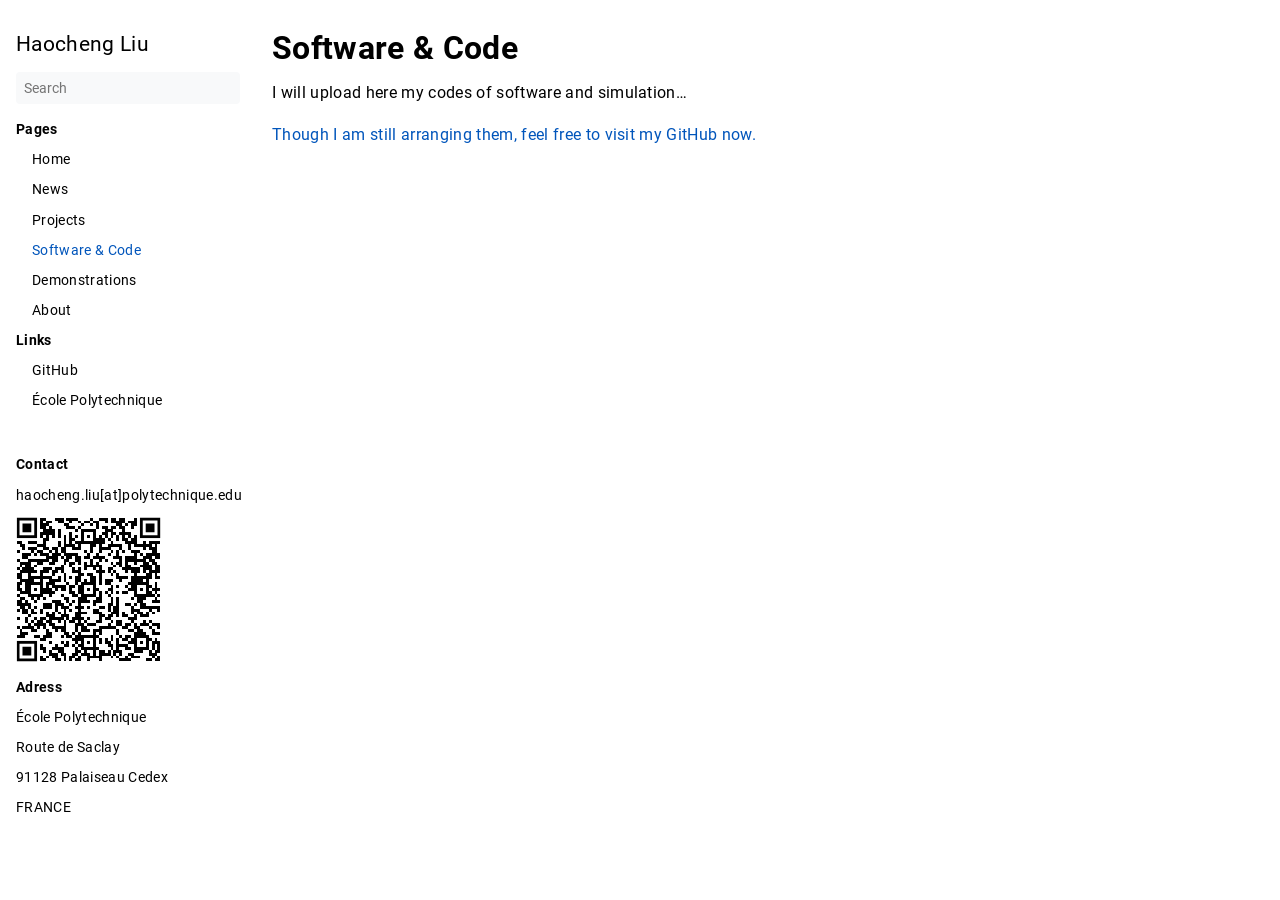
<file: code/index.html>
<!doctype html><html lang=en-us dir=ltr><head><meta charset=utf-8><meta name=viewport content="width=device-width,initial-scale=1"><meta name=description content="Software & Code # I will upload here my codes of software and simulation&mldr;
Though I am still arranging them, feel free to visit my GitHub now."><meta name=theme-color content="#FFFFFF"><meta name=color-scheme content="light dark"><meta property="og:title" content="Software & Code"><meta property="og:description" content="Software & Code # I will upload here my codes of software and simulation&mldr;
Though I am still arranging them, feel free to visit my GitHub now."><meta property="og:type" content="article"><meta property="og:url" content="https://haocheng-liu.github.io/code/"><meta property="article:section" content><title>Software & Code | Haocheng Liu</title><link rel=manifest href=/manifest.json><link rel=icon href=/favicon.png type=image/x-icon><link rel=stylesheet href=/book.min.c58292d36b18b675680ab9baea2029204537b839ea72f258746ec0f32ce8d6c8.css integrity="sha256-xYKS02sYtnVoCrm66iApIEU3uDnqcvJYdG7A8yzo1sg=" crossorigin=anonymous><script defer src=/flexsearch.min.js></script>
<script defer src=/en.search.min.c2f2579444cb32b9a3eac56384341bfe6b108b72372d8481ad05a17c1b78956e.js integrity="sha256-wvJXlETLMrmj6sVjhDQb/msQi3I3LYSBrQWhfBt4lW4=" crossorigin=anonymous></script>
<script async src="https://www.googletagmanager.com/gtag/js?id=G-190KP0PT7L"></script>
<script>var doNotTrack=!1;if(!doNotTrack){window.dataLayer=window.dataLayer||[];function gtag(){dataLayer.push(arguments)}gtag("js",new Date),gtag("config","G-190KP0PT7L",{anonymize_ip:!1})}</script></head><body dir=ltr><input type=checkbox class="hidden toggle" id=menu-control>
<input type=checkbox class="hidden toggle" id=toc-control><main class="container flex"><aside class=book-menu><div class=book-menu-content><nav><h2 class=book-brand><a class="flex align-center" href=/><span>Haocheng Liu</span></a></h2><div class=book-search><input type=text id=book-search-input placeholder=Search aria-label=Search maxlength=64 data-hotkeys=s/><div class="book-search-spinner hidden"></div><ul id=book-search-results></ul></div><ul><li><p><strong>Pages</strong></p><ul><li><p><a href=/>Home</a></p></li><li><p><a href=/news/>News</a></p></li><li><p><a href=/projects/>Projects</a></p></li><li><p><a href=/code/ class=active>Software & Code</a></p></li><li><p><a href=/docs/demonstrations/>Demonstrations</a></p></li><li><p><a href=/about/>About</a></p></li></ul></li><li><p><strong>Links</strong></p><ul><li><a href=https://github.com/haocheng-liu>GitHub</a></li><li><a href=https://www.polytechnique.edu/>École Polytechnique</a></li></ul></li></ul><p>‎
<link rel=stylesheet href=/katex/katex.min.css><script defer src=/katex/katex.min.js></script>
<script defer src=/katex/auto-render.min.js onload=renderMathInElement(document.body)></script><span>
\(\)</span>
<script>document.addEventListener("DOMContentLoaded",function(){renderMathInElement(document.body,{delimiters:[{left:"$$",right:"$$",display:!0},{left:"$",right:"$",display:!1}]})})</script></p><ul><li><p><strong>Contact</strong></p><p>haocheng.liu[at]polytechnique.edu</p><p><img src=/static/QRCode.png alt=QRCode></p></li><li><p><strong>Adress</strong></p><p>École Polytechnique</p><p>Route de Saclay</p><p>91128 Palaiseau Cedex</p><p>FRANCE</p></li></ul></nav><script>(function(){var e=document.querySelector("aside .book-menu-content");addEventListener("beforeunload",function(){localStorage.setItem("menu.scrollTop",e.scrollTop)}),e.scrollTop=localStorage.getItem("menu.scrollTop")})()</script></div></aside><div class=book-page><header class=book-header><div class="flex align-center justify-between"><label for=menu-control><img src=/svg/menu.svg class=book-icon alt=Menu></label>
<strong>Software & Code</strong>
<label for=toc-control></label></div></header><article class=markdown><h1 id=software--code><strong>Software & Code</strong>
<a class=anchor href=#software--code>#</a></h1><p>I will upload here my codes of software and simulation&mldr;</p><p><a href=https://github.com/haocheng-liu>Though I am still arranging them, feel free to visit my GitHub now.</a></p></article><footer class=book-footer><div class="flex flex-wrap justify-between"></div><script>(function(){function e(e){const t=window.getSelection(),n=document.createRange();n.selectNodeContents(e),t.removeAllRanges(),t.addRange(n)}document.querySelectorAll("pre code").forEach(t=>{t.addEventListener("click",function(){if(window.getSelection().toString())return;e(t.parentElement),navigator.clipboard&&navigator.clipboard.writeText(t.parentElement.textContent)})})})()</script></footer><div class=book-comments></div><label for=menu-control class="hidden book-menu-overlay"></label></div></main></body></html>
</file>
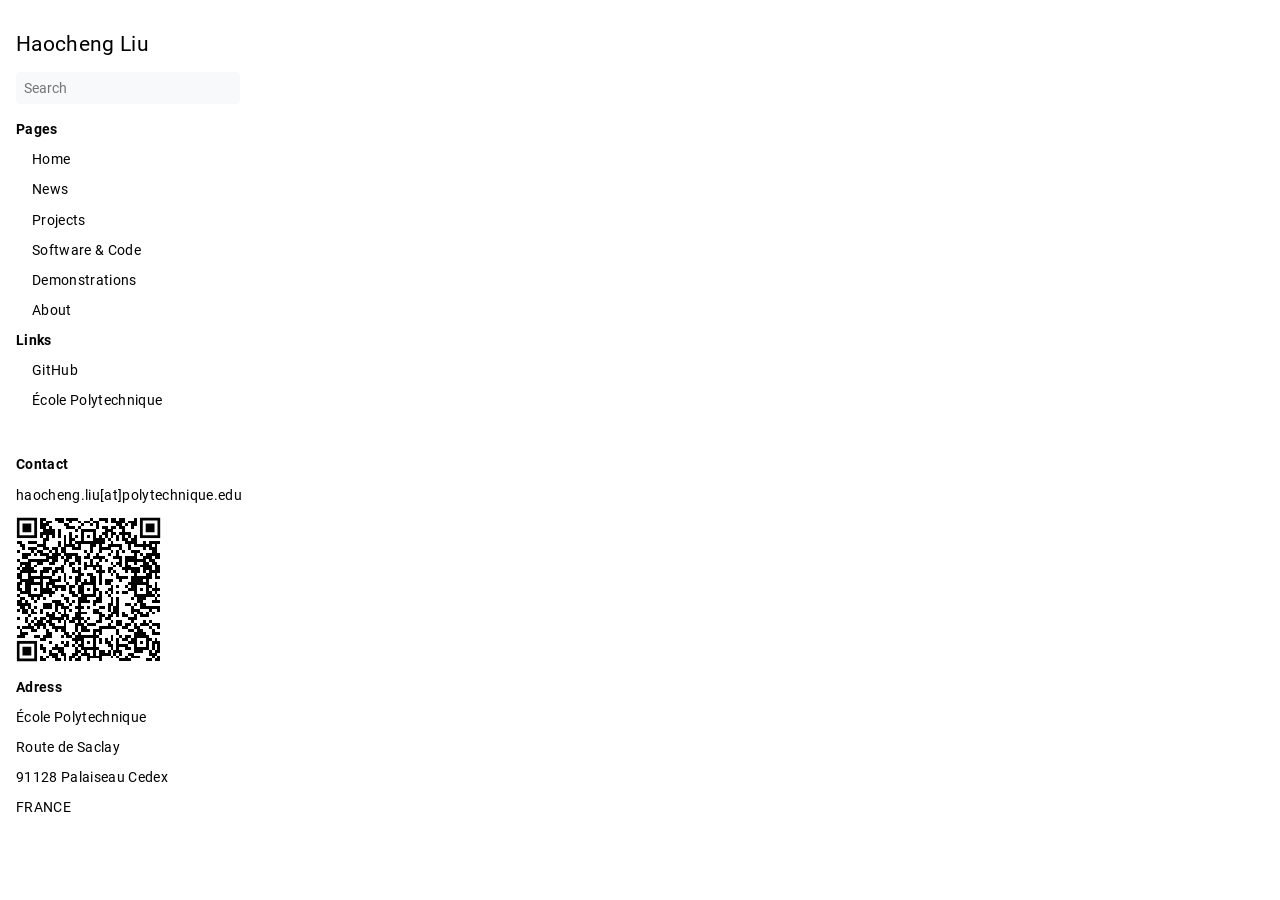
<file: docs/index.html>
<!doctype html><html lang=en-us dir=ltr><head><meta charset=utf-8><meta name=viewport content="width=device-width,initial-scale=1"><meta name=description content><meta name=theme-color content="#FFFFFF"><meta name=color-scheme content="light dark"><meta property="og:title" content="Docs"><meta property="og:description" content><meta property="og:type" content="website"><meta property="og:url" content="https://haocheng-liu.github.io/docs/"><title>Docs | Haocheng Liu</title><link rel=manifest href=/manifest.json><link rel=icon href=/favicon.png type=image/x-icon><link rel=stylesheet href=/book.min.c58292d36b18b675680ab9baea2029204537b839ea72f258746ec0f32ce8d6c8.css integrity="sha256-xYKS02sYtnVoCrm66iApIEU3uDnqcvJYdG7A8yzo1sg=" crossorigin=anonymous><script defer src=/flexsearch.min.js></script>
<script defer src=/en.search.min.c2f2579444cb32b9a3eac56384341bfe6b108b72372d8481ad05a17c1b78956e.js integrity="sha256-wvJXlETLMrmj6sVjhDQb/msQi3I3LYSBrQWhfBt4lW4=" crossorigin=anonymous></script>
<script async src="https://www.googletagmanager.com/gtag/js?id=G-190KP0PT7L"></script>
<script>var doNotTrack=!1;if(!doNotTrack){window.dataLayer=window.dataLayer||[];function gtag(){dataLayer.push(arguments)}gtag("js",new Date),gtag("config","G-190KP0PT7L",{anonymize_ip:!1})}</script><link rel=alternate type=application/rss+xml href=https://haocheng-liu.github.io/docs/index.xml title="Haocheng Liu"></head><body dir=ltr><input type=checkbox class="hidden toggle" id=menu-control>
<input type=checkbox class="hidden toggle" id=toc-control><main class="container flex"><aside class=book-menu><div class=book-menu-content><nav><h2 class=book-brand><a class="flex align-center" href=/><span>Haocheng Liu</span></a></h2><div class=book-search><input type=text id=book-search-input placeholder=Search aria-label=Search maxlength=64 data-hotkeys=s/><div class="book-search-spinner hidden"></div><ul id=book-search-results></ul></div><ul><li><p><strong>Pages</strong></p><ul><li><p><a href=/>Home</a></p></li><li><p><a href=/news/>News</a></p></li><li><p><a href=/projects/>Projects</a></p></li><li><p><a href=/code/>Software & Code</a></p></li><li><p><a href=/docs/demonstrations/>Demonstrations</a></p></li><li><p><a href=/about/>About</a></p></li></ul></li><li><p><strong>Links</strong></p><ul><li><a href=https://github.com/haocheng-liu>GitHub</a></li><li><a href=https://www.polytechnique.edu/>École Polytechnique</a></li></ul></li></ul><p>‎
<link rel=stylesheet href=/katex/katex.min.css><script defer src=/katex/katex.min.js></script>
<script defer src=/katex/auto-render.min.js onload=renderMathInElement(document.body)></script><span>
\(\)</span>
<script>document.addEventListener("DOMContentLoaded",function(){renderMathInElement(document.body,{delimiters:[{left:"$$",right:"$$",display:!0},{left:"$",right:"$",display:!1}]})})</script></p><ul><li><p><strong>Contact</strong></p><p>haocheng.liu[at]polytechnique.edu</p><p><img src=/static/QRCode.png alt=QRCode></p></li><li><p><strong>Adress</strong></p><p>École Polytechnique</p><p>Route de Saclay</p><p>91128 Palaiseau Cedex</p><p>FRANCE</p></li></ul></nav><script>(function(){var e=document.querySelector("aside .book-menu-content");addEventListener("beforeunload",function(){localStorage.setItem("menu.scrollTop",e.scrollTop)}),e.scrollTop=localStorage.getItem("menu.scrollTop")})()</script></div></aside><div class=book-page><header class=book-header><div class="flex align-center justify-between"><label for=menu-control><img src=/svg/menu.svg class=book-icon alt=Menu></label>
<strong>Docs</strong>
<label for=toc-control></label></div></header><article class=markdown></article><footer class=book-footer><div class="flex flex-wrap justify-between"></div><script>(function(){function e(e){const t=window.getSelection(),n=document.createRange();n.selectNodeContents(e),t.removeAllRanges(),t.addRange(n)}document.querySelectorAll("pre code").forEach(t=>{t.addEventListener("click",function(){if(window.getSelection().toString())return;e(t.parentElement),navigator.clipboard&&navigator.clipboard.writeText(t.parentElement.textContent)})})})()</script></footer><label for=menu-control class="hidden book-menu-overlay"></label></div></main></body></html>
</file>
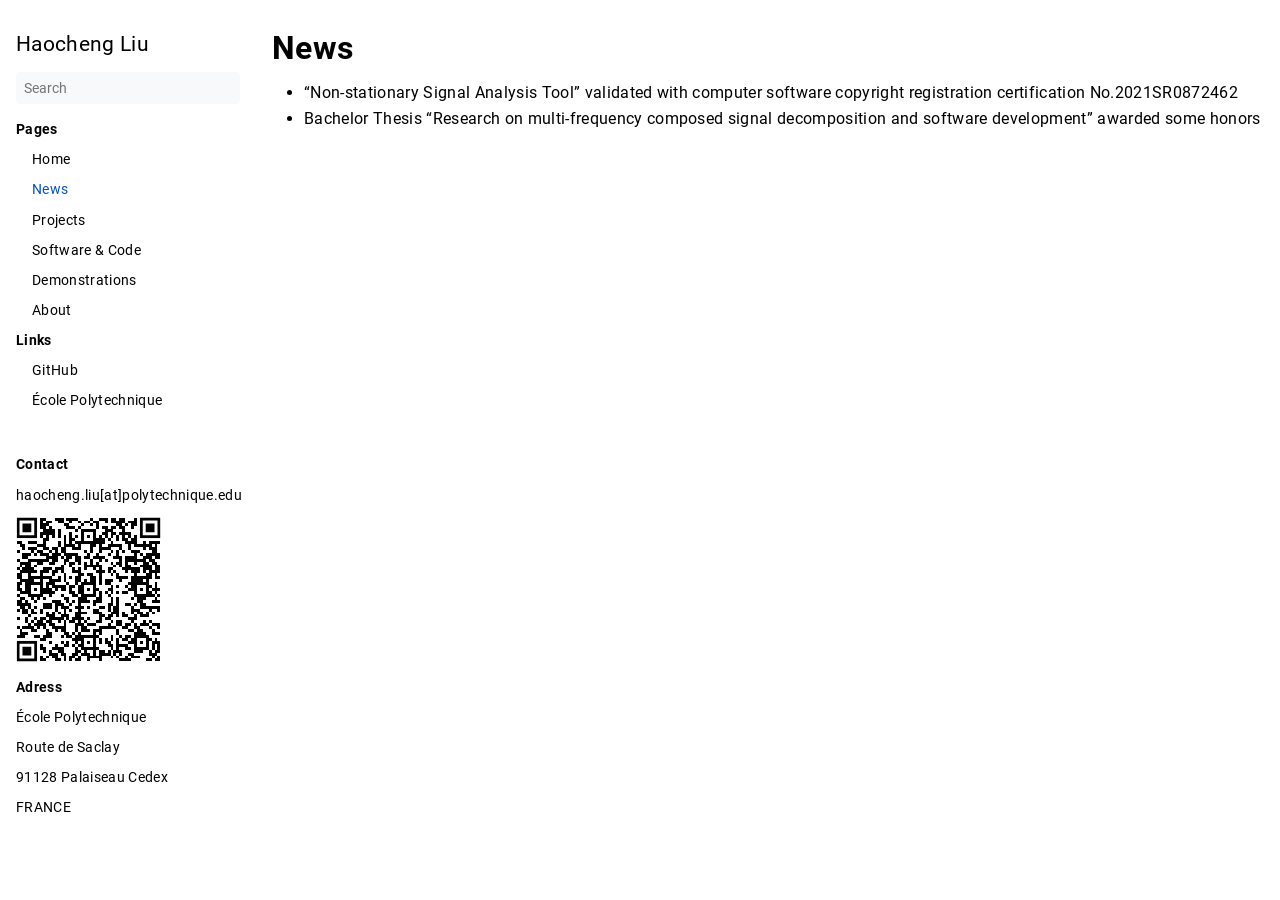
<file: news/index.html>
<!doctype html><html lang=en-us dir=ltr><head><meta charset=utf-8><meta name=viewport content="width=device-width,initial-scale=1"><meta name=description content=" News # “Non-stationary Signal Analysis Tool” validated with computer software copyright registration certification No.2021SR0872462 Bachelor Thesis “Research on multi-frequency composed signal decomposition and software development” awarded some honors "><meta name=theme-color content="#FFFFFF"><meta name=color-scheme content="light dark"><meta property="og:title" content><meta property="og:description" content=" News # “Non-stationary Signal Analysis Tool” validated with computer software copyright registration certification No.2021SR0872462 Bachelor Thesis “Research on multi-frequency composed signal decomposition and software development” awarded some honors "><meta property="og:type" content="article"><meta property="og:url" content="https://haocheng-liu.github.io/news/"><meta property="article:section" content><title>News | Haocheng Liu</title><link rel=manifest href=/manifest.json><link rel=icon href=/favicon.png type=image/x-icon><link rel=stylesheet href=/book.min.c58292d36b18b675680ab9baea2029204537b839ea72f258746ec0f32ce8d6c8.css integrity="sha256-xYKS02sYtnVoCrm66iApIEU3uDnqcvJYdG7A8yzo1sg=" crossorigin=anonymous><script defer src=/flexsearch.min.js></script>
<script defer src=/en.search.min.c2f2579444cb32b9a3eac56384341bfe6b108b72372d8481ad05a17c1b78956e.js integrity="sha256-wvJXlETLMrmj6sVjhDQb/msQi3I3LYSBrQWhfBt4lW4=" crossorigin=anonymous></script>
<script async src="https://www.googletagmanager.com/gtag/js?id=G-190KP0PT7L"></script>
<script>var doNotTrack=!1;if(!doNotTrack){window.dataLayer=window.dataLayer||[];function gtag(){dataLayer.push(arguments)}gtag("js",new Date),gtag("config","G-190KP0PT7L",{anonymize_ip:!1})}</script></head><body dir=ltr><input type=checkbox class="hidden toggle" id=menu-control>
<input type=checkbox class="hidden toggle" id=toc-control><main class="container flex"><aside class=book-menu><div class=book-menu-content><nav><h2 class=book-brand><a class="flex align-center" href=/><span>Haocheng Liu</span></a></h2><div class=book-search><input type=text id=book-search-input placeholder=Search aria-label=Search maxlength=64 data-hotkeys=s/><div class="book-search-spinner hidden"></div><ul id=book-search-results></ul></div><ul><li><p><strong>Pages</strong></p><ul><li><p><a href=/>Home</a></p></li><li><p><a href=/news/ class=active>News</a></p></li><li><p><a href=/projects/>Projects</a></p></li><li><p><a href=/code/>Software & Code</a></p></li><li><p><a href=/docs/demonstrations/>Demonstrations</a></p></li><li><p><a href=/about/>About</a></p></li></ul></li><li><p><strong>Links</strong></p><ul><li><a href=https://github.com/haocheng-liu>GitHub</a></li><li><a href=https://www.polytechnique.edu/>École Polytechnique</a></li></ul></li></ul><p>‎
<link rel=stylesheet href=/katex/katex.min.css><script defer src=/katex/katex.min.js></script>
<script defer src=/katex/auto-render.min.js onload=renderMathInElement(document.body)></script><span>
\(\)</span>
<script>document.addEventListener("DOMContentLoaded",function(){renderMathInElement(document.body,{delimiters:[{left:"$$",right:"$$",display:!0},{left:"$",right:"$",display:!1}]})})</script></p><ul><li><p><strong>Contact</strong></p><p>haocheng.liu[at]polytechnique.edu</p><p><img src=/static/QRCode.png alt=QRCode></p></li><li><p><strong>Adress</strong></p><p>École Polytechnique</p><p>Route de Saclay</p><p>91128 Palaiseau Cedex</p><p>FRANCE</p></li></ul></nav><script>(function(){var e=document.querySelector("aside .book-menu-content");addEventListener("beforeunload",function(){localStorage.setItem("menu.scrollTop",e.scrollTop)}),e.scrollTop=localStorage.getItem("menu.scrollTop")})()</script></div></aside><div class=book-page><header class=book-header><div class="flex align-center justify-between"><label for=menu-control><img src=/svg/menu.svg class=book-icon alt=Menu></label>
<strong>News</strong>
<label for=toc-control></label></div></header><article class=markdown><h1 id=news><strong>News</strong>
<a class=anchor href=#news>#</a></h1><ul><li>“Non-stationary Signal Analysis Tool” validated with computer software copyright registration certification No.2021SR0872462</li><li>Bachelor Thesis “Research on multi-frequency composed signal decomposition and software development” awarded some honors</li></ul></article><footer class=book-footer><div class="flex flex-wrap justify-between"></div><script>(function(){function e(e){const t=window.getSelection(),n=document.createRange();n.selectNodeContents(e),t.removeAllRanges(),t.addRange(n)}document.querySelectorAll("pre code").forEach(t=>{t.addEventListener("click",function(){if(window.getSelection().toString())return;e(t.parentElement),navigator.clipboard&&navigator.clipboard.writeText(t.parentElement.textContent)})})})()</script></footer><div class=book-comments></div><label for=menu-control class="hidden book-menu-overlay"></label></div></main></body></html>
</file>
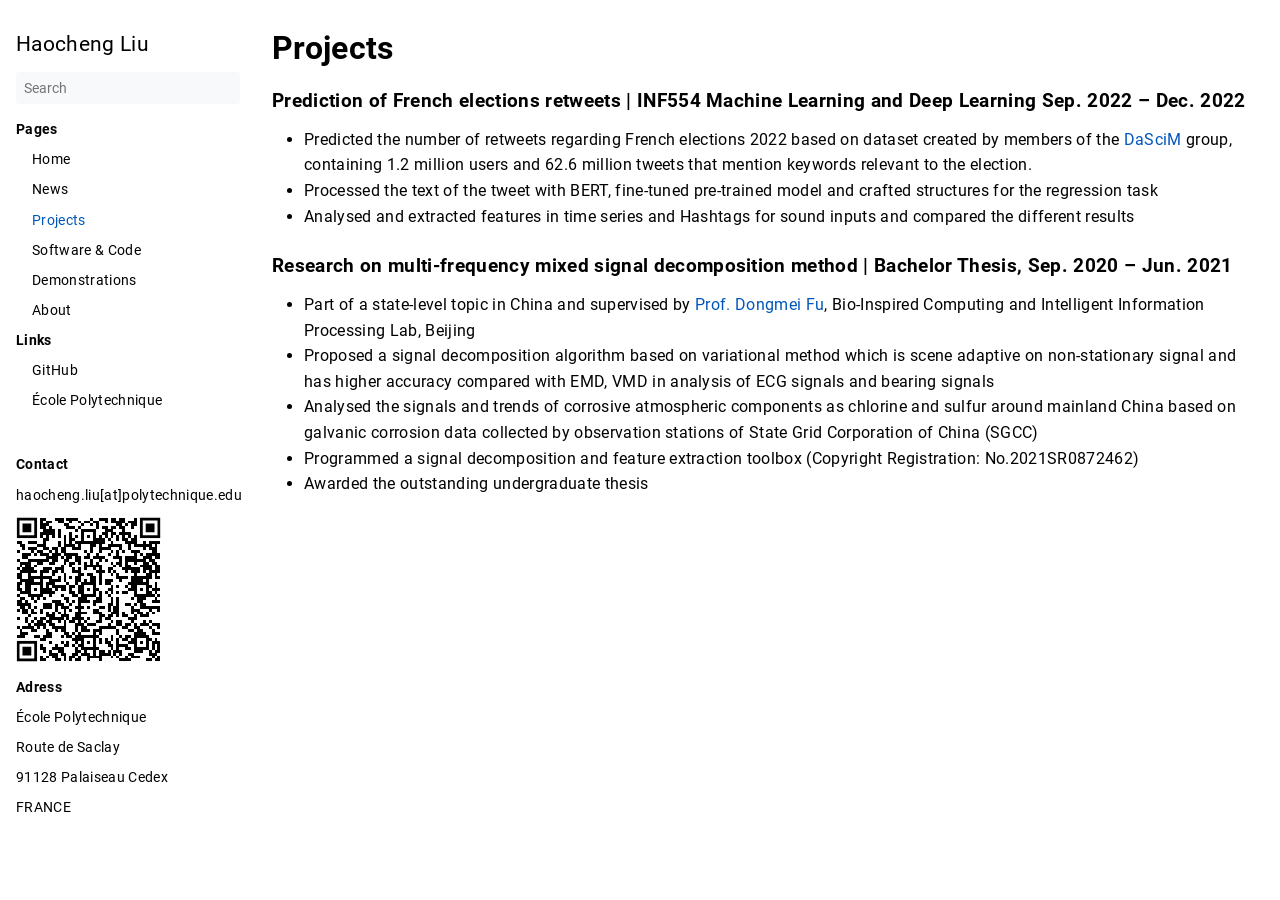
<file: projects/index.html>
<!doctype html><html lang=en-us dir=ltr><head><meta charset=utf-8><meta name=viewport content="width=device-width,initial-scale=1"><meta name=description content="Projects # \(\) Prediction of French elections retweets | INF554 Machine Learning and Deep Learning Sep. 2022 – Dec. 2022 # Predicted the number of retweets regarding French elections 2022 based on dataset created by members of the DaSciM group, containing 1.2 million users and 62.6 million tweets that mention keywords relevant to the election. Processed the text of the tweet with BERT, fine-tuned pre-trained model and crafted structures for the regression task Analysed and extracted features in time series and Hashtags for sound inputs and compared the different results Research on multi-frequency mixed signal decomposition method | Bachelor Thesis, Sep."><meta name=theme-color content="#FFFFFF"><meta name=color-scheme content="light dark"><meta property="og:title" content><meta property="og:description" content="Projects # \(\) Prediction of French elections retweets | INF554 Machine Learning and Deep Learning Sep. 2022 – Dec. 2022 # Predicted the number of retweets regarding French elections 2022 based on dataset created by members of the DaSciM group, containing 1.2 million users and 62.6 million tweets that mention keywords relevant to the election. Processed the text of the tweet with BERT, fine-tuned pre-trained model and crafted structures for the regression task Analysed and extracted features in time series and Hashtags for sound inputs and compared the different results Research on multi-frequency mixed signal decomposition method | Bachelor Thesis, Sep."><meta property="og:type" content="article"><meta property="og:url" content="https://haocheng-liu.github.io/projects/"><meta property="article:section" content><title>Projects | Haocheng Liu</title><link rel=manifest href=/manifest.json><link rel=icon href=/favicon.png type=image/x-icon><link rel=stylesheet href=/book.min.c58292d36b18b675680ab9baea2029204537b839ea72f258746ec0f32ce8d6c8.css integrity="sha256-xYKS02sYtnVoCrm66iApIEU3uDnqcvJYdG7A8yzo1sg=" crossorigin=anonymous><script defer src=/flexsearch.min.js></script>
<script defer src=/en.search.min.c2f2579444cb32b9a3eac56384341bfe6b108b72372d8481ad05a17c1b78956e.js integrity="sha256-wvJXlETLMrmj6sVjhDQb/msQi3I3LYSBrQWhfBt4lW4=" crossorigin=anonymous></script>
<script async src="https://www.googletagmanager.com/gtag/js?id=G-190KP0PT7L"></script>
<script>var doNotTrack=!1;if(!doNotTrack){window.dataLayer=window.dataLayer||[];function gtag(){dataLayer.push(arguments)}gtag("js",new Date),gtag("config","G-190KP0PT7L",{anonymize_ip:!1})}</script></head><body dir=ltr><input type=checkbox class="hidden toggle" id=menu-control>
<input type=checkbox class="hidden toggle" id=toc-control><main class="container flex"><aside class=book-menu><div class=book-menu-content><nav><h2 class=book-brand><a class="flex align-center" href=/><span>Haocheng Liu</span></a></h2><div class=book-search><input type=text id=book-search-input placeholder=Search aria-label=Search maxlength=64 data-hotkeys=s/><div class="book-search-spinner hidden"></div><ul id=book-search-results></ul></div><ul><li><p><strong>Pages</strong></p><ul><li><p><a href=/>Home</a></p></li><li><p><a href=/news/>News</a></p></li><li><p><a href=/projects/ class=active>Projects</a></p></li><li><p><a href=/code/>Software & Code</a></p></li><li><p><a href=/docs/demonstrations/>Demonstrations</a></p></li><li><p><a href=/about/>About</a></p></li></ul></li><li><p><strong>Links</strong></p><ul><li><a href=https://github.com/haocheng-liu>GitHub</a></li><li><a href=https://www.polytechnique.edu/>École Polytechnique</a></li></ul></li></ul><p>‎
<link rel=stylesheet href=/katex/katex.min.css><script defer src=/katex/katex.min.js></script>
<script defer src=/katex/auto-render.min.js onload=renderMathInElement(document.body)></script><span>
\(\)</span>
<script>document.addEventListener("DOMContentLoaded",function(){renderMathInElement(document.body,{delimiters:[{left:"$$",right:"$$",display:!0},{left:"$",right:"$",display:!1}]})})</script></p><ul><li><p><strong>Contact</strong></p><p>haocheng.liu[at]polytechnique.edu</p><p><img src=/static/QRCode.png alt=QRCode></p></li><li><p><strong>Adress</strong></p><p>École Polytechnique</p><p>Route de Saclay</p><p>91128 Palaiseau Cedex</p><p>FRANCE</p></li></ul></nav><script>(function(){var e=document.querySelector("aside .book-menu-content");addEventListener("beforeunload",function(){localStorage.setItem("menu.scrollTop",e.scrollTop)}),e.scrollTop=localStorage.getItem("menu.scrollTop")})()</script></div></aside><div class=book-page><header class=book-header><div class="flex align-center justify-between"><label for=menu-control><img src=/svg/menu.svg class=book-icon alt=Menu></label>
<strong>Projects</strong>
<label for=toc-control></label></div></header><article class=markdown><h1 id=projects><strong>Projects</strong>
<a class=anchor href=#projects>#</a></h1><link rel=stylesheet href=/katex/katex.min.css><script defer src=/katex/katex.min.js></script>
<script defer src=/katex/auto-render.min.js onload=renderMathInElement(document.body)></script><span>
\(\)</span>
<script>document.addEventListener("DOMContentLoaded",function(){renderMathInElement(document.body,{delimiters:[{left:"$$",right:"$$",display:!0},{left:"$",right:"$",display:!1}]})})</script><h3 id=prediction-of-french-elections-retweets--inf554-machine-learning-and-deep-learning-sep-2022--dec-2022><strong>Prediction of French elections retweets | INF554 Machine Learning and Deep Learning Sep. 2022 – Dec. 2022</strong>
<a class=anchor href=#prediction-of-french-elections-retweets--inf554-machine-learning-and-deep-learning-sep-2022--dec-2022>#</a></h3><ul><li>Predicted the number of retweets regarding French elections 2022 based on dataset created by members of the <a href=http://www.lix.polytechnique.fr/dascim/>DaSciM</a> group, containing 1.2 million users and 62.6 million tweets that mention keywords relevant to the election.</li><li>Processed the text of the tweet with BERT, fine-tuned pre-trained model and crafted structures for the regression task</li><li>Analysed and extracted features in time series and Hashtags for sound inputs and compared the different results</li></ul><h3 id=research-on-multi-frequency-mixed-signal-decomposition-method---bachelor-thesis-sep-2020----jun-2021><strong>Research on multi-frequency mixed signal decomposition method | Bachelor Thesis, Sep. 2020 &ndash; Jun. 2021</strong>
<a class=anchor href=#research-on-multi-frequency-mixed-signal-decomposition-method---bachelor-thesis-sep-2020----jun-2021>#</a></h3><ul><li>Part of a state-level topic in China and supervised by <a href=https://ensaee.ustb.edu.cn/facultystaf/overview/xka/10624060.htm>Prof. Dongmei Fu</a>, Bio-Inspired Computing and Intelligent Information Processing Lab, Beijing</li><li>Proposed a signal decomposition algorithm based on variational method which is scene adaptive on non-stationary signal and has higher accuracy compared with EMD, VMD in analysis of ECG signals and bearing signals</li><li>Analysed the signals and trends of corrosive atmospheric components as chlorine and sulfur around mainland China based on galvanic corrosion data collected by observation stations of State Grid Corporation of China (SGCC)</li><li>Programmed a signal decomposition and feature extraction toolbox (Copyright Registration: No.2021SR0872462)</li><li>Awarded the outstanding undergraduate thesis</li></ul></article><footer class=book-footer><div class="flex flex-wrap justify-between"></div><script>(function(){function e(e){const t=window.getSelection(),n=document.createRange();n.selectNodeContents(e),t.removeAllRanges(),t.addRange(n)}document.querySelectorAll("pre code").forEach(t=>{t.addEventListener("click",function(){if(window.getSelection().toString())return;e(t.parentElement),navigator.clipboard&&navigator.clipboard.writeText(t.parentElement.textContent)})})})()</script></footer><div class=book-comments></div><label for=menu-control class="hidden book-menu-overlay"></label></div></main></body></html>
</file>
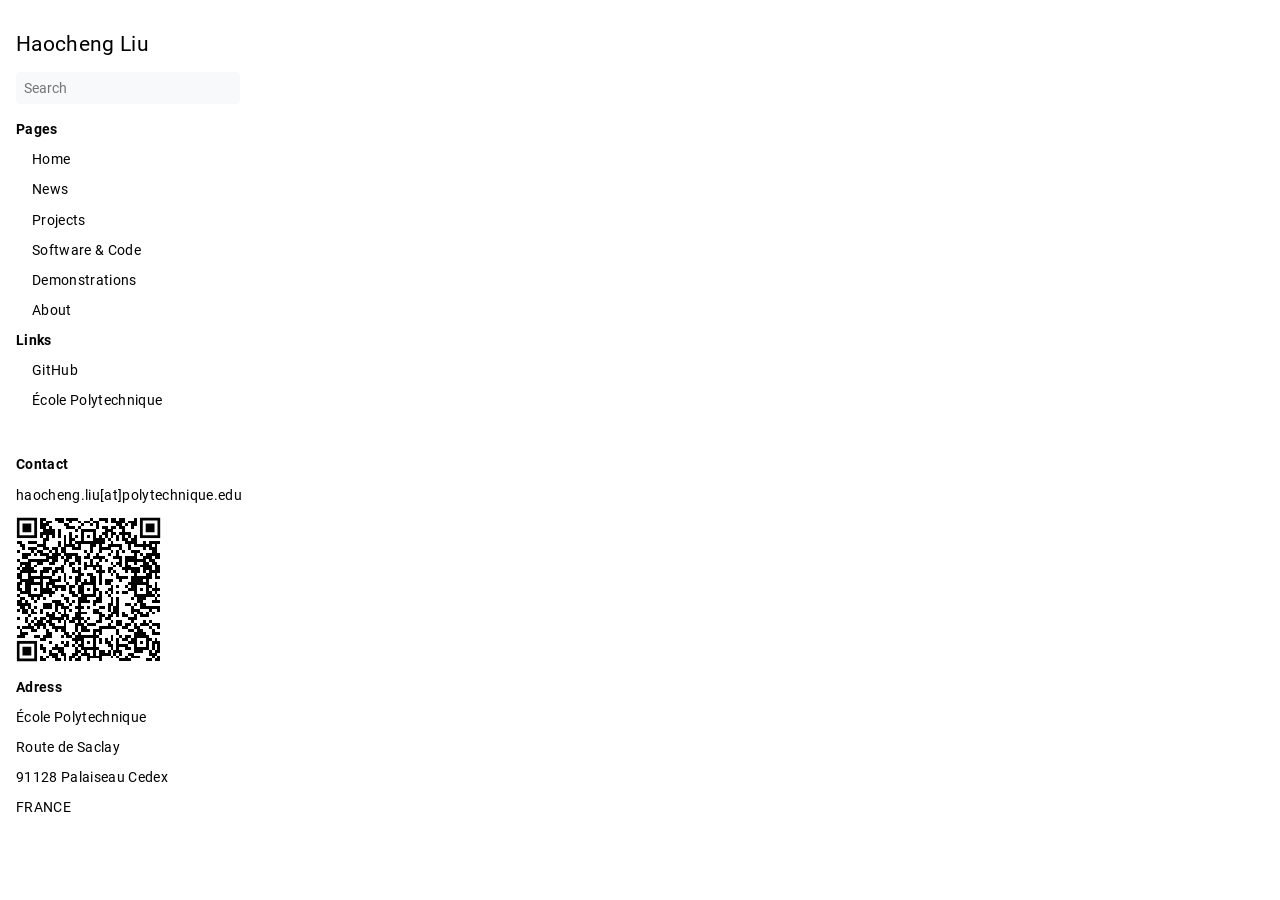
<file: tags/index.html>
<!doctype html><html lang=en-us dir=ltr><head><meta charset=utf-8><meta name=viewport content="width=device-width,initial-scale=1"><meta name=description content><meta name=theme-color content="#FFFFFF"><meta name=color-scheme content="light dark"><meta property="og:title" content="Tags"><meta property="og:description" content><meta property="og:type" content="website"><meta property="og:url" content="https://haocheng-liu.github.io/tags/"><title>Tags | Haocheng Liu</title><link rel=manifest href=/manifest.json><link rel=icon href=/favicon.png type=image/x-icon><link rel=stylesheet href=/book.min.c58292d36b18b675680ab9baea2029204537b839ea72f258746ec0f32ce8d6c8.css integrity="sha256-xYKS02sYtnVoCrm66iApIEU3uDnqcvJYdG7A8yzo1sg=" crossorigin=anonymous><script defer src=/flexsearch.min.js></script>
<script defer src=/en.search.min.c2f2579444cb32b9a3eac56384341bfe6b108b72372d8481ad05a17c1b78956e.js integrity="sha256-wvJXlETLMrmj6sVjhDQb/msQi3I3LYSBrQWhfBt4lW4=" crossorigin=anonymous></script>
<script async src="https://www.googletagmanager.com/gtag/js?id=G-190KP0PT7L"></script>
<script>var doNotTrack=!1;if(!doNotTrack){window.dataLayer=window.dataLayer||[];function gtag(){dataLayer.push(arguments)}gtag("js",new Date),gtag("config","G-190KP0PT7L",{anonymize_ip:!1})}</script><link rel=alternate type=application/rss+xml href=https://haocheng-liu.github.io/tags/index.xml title="Haocheng Liu"></head><body dir=ltr><input type=checkbox class="hidden toggle" id=menu-control>
<input type=checkbox class="hidden toggle" id=toc-control><main class="container flex"><aside class=book-menu><div class=book-menu-content><nav><h2 class=book-brand><a class="flex align-center" href=/><span>Haocheng Liu</span></a></h2><div class=book-search><input type=text id=book-search-input placeholder=Search aria-label=Search maxlength=64 data-hotkeys=s/><div class="book-search-spinner hidden"></div><ul id=book-search-results></ul></div><ul><li><p><strong>Pages</strong></p><ul><li><p><a href=/>Home</a></p></li><li><p><a href=/news/>News</a></p></li><li><p><a href=/projects/>Projects</a></p></li><li><p><a href=/code/>Software & Code</a></p></li><li><p><a href=/docs/demonstrations/>Demonstrations</a></p></li><li><p><a href=/about/>About</a></p></li></ul></li><li><p><strong>Links</strong></p><ul><li><a href=https://github.com/haocheng-liu>GitHub</a></li><li><a href=https://www.polytechnique.edu/>École Polytechnique</a></li></ul></li></ul><p>‎
<link rel=stylesheet href=/katex/katex.min.css><script defer src=/katex/katex.min.js></script>
<script defer src=/katex/auto-render.min.js onload=renderMathInElement(document.body)></script><span>
\(\)</span>
<script>document.addEventListener("DOMContentLoaded",function(){renderMathInElement(document.body,{delimiters:[{left:"$$",right:"$$",display:!0},{left:"$",right:"$",display:!1}]})})</script></p><ul><li><p><strong>Contact</strong></p><p>haocheng.liu[at]polytechnique.edu</p><p><img src=/static/QRCode.png alt=QRCode></p></li><li><p><strong>Adress</strong></p><p>École Polytechnique</p><p>Route de Saclay</p><p>91128 Palaiseau Cedex</p><p>FRANCE</p></li></ul></nav><script>(function(){var e=document.querySelector("aside .book-menu-content");addEventListener("beforeunload",function(){localStorage.setItem("menu.scrollTop",e.scrollTop)}),e.scrollTop=localStorage.getItem("menu.scrollTop")})()</script></div></aside><div class=book-page><header class=book-header><div class="flex align-center justify-between"><label for=menu-control><img src=/svg/menu.svg class=book-icon alt=Menu></label>
<strong>Tags</strong>
<label for=toc-control></label></div></header><footer class=book-footer><div class="flex flex-wrap justify-between"></div><script>(function(){function e(e){const t=window.getSelection(),n=document.createRange();n.selectNodeContents(e),t.removeAllRanges(),t.addRange(n)}document.querySelectorAll("pre code").forEach(t=>{t.addEventListener("click",function(){if(window.getSelection().toString())return;e(t.parentElement),navigator.clipboard&&navigator.clipboard.writeText(t.parentElement.textContent)})})})()</script></footer><label for=menu-control class="hidden book-menu-overlay"></label></div></main></body></html>
</file>
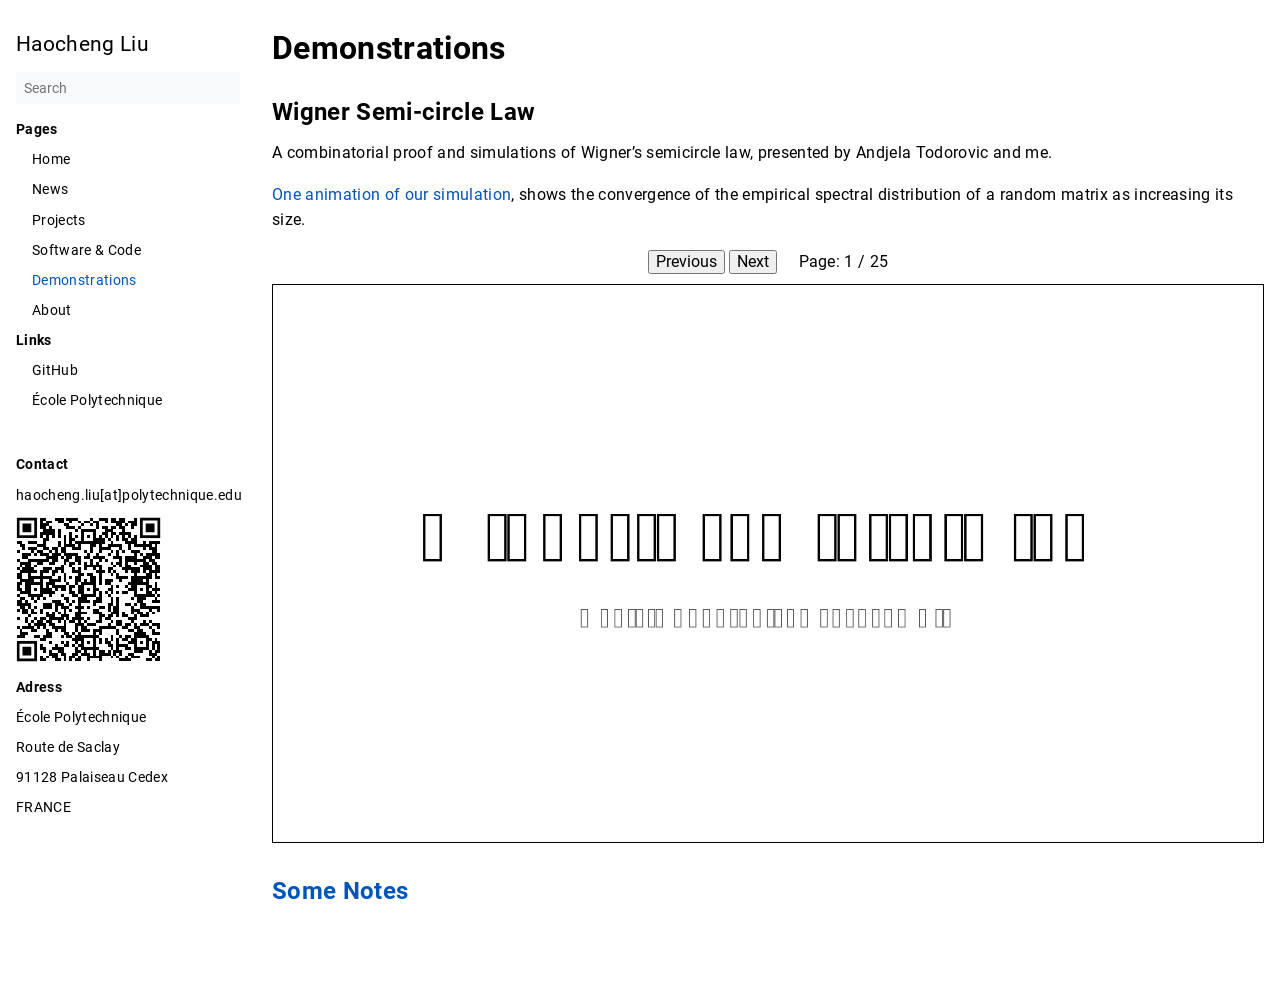
<file: docs/demonstrations/index.html>
<!doctype html><html lang=en-us dir=ltr><head><meta charset=utf-8><meta name=viewport content="width=device-width,initial-scale=1"><meta name=description content=" Demonstrations # Wigner Semi-circle Law # A combinatorial proof and simulations of Wigner’s semicircle law, presented by Andjela Todorovic and me.
One animation of our simulation, shows the convergence of the empirical spectral distribution of a random matrix as increasing its size.
Previous Next &nbsp; &nbsp; Page: / Some Notes # "><meta name=theme-color content="#FFFFFF"><meta name=color-scheme content="light dark"><meta property="og:title" content="Demonstrations"><meta property="og:description" content><meta property="og:type" content="website"><meta property="og:url" content="https://haocheng-liu.github.io/docs/demonstrations/"><title>Demonstrations | Haocheng Liu</title><link rel=manifest href=/manifest.json><link rel=icon href=/favicon.png type=image/x-icon><link rel=stylesheet href=/book.min.c58292d36b18b675680ab9baea2029204537b839ea72f258746ec0f32ce8d6c8.css integrity="sha256-xYKS02sYtnVoCrm66iApIEU3uDnqcvJYdG7A8yzo1sg=" crossorigin=anonymous><script defer src=/flexsearch.min.js></script>
<script defer src=/en.search.min.c2f2579444cb32b9a3eac56384341bfe6b108b72372d8481ad05a17c1b78956e.js integrity="sha256-wvJXlETLMrmj6sVjhDQb/msQi3I3LYSBrQWhfBt4lW4=" crossorigin=anonymous></script>
<script async src="https://www.googletagmanager.com/gtag/js?id=G-190KP0PT7L"></script>
<script>var doNotTrack=!1;if(!doNotTrack){window.dataLayer=window.dataLayer||[];function gtag(){dataLayer.push(arguments)}gtag("js",new Date),gtag("config","G-190KP0PT7L",{anonymize_ip:!1})}</script><link rel=alternate type=application/rss+xml href=https://haocheng-liu.github.io/docs/demonstrations/index.xml title="Haocheng Liu"></head><body dir=ltr><input type=checkbox class="hidden toggle" id=menu-control>
<input type=checkbox class="hidden toggle" id=toc-control><main class="container flex"><aside class=book-menu><div class=book-menu-content><nav><h2 class=book-brand><a class="flex align-center" href=/><span>Haocheng Liu</span></a></h2><div class=book-search><input type=text id=book-search-input placeholder=Search aria-label=Search maxlength=64 data-hotkeys=s/><div class="book-search-spinner hidden"></div><ul id=book-search-results></ul></div><ul><li><p><strong>Pages</strong></p><ul><li><p><a href=/>Home</a></p></li><li><p><a href=/news/>News</a></p></li><li><p><a href=/projects/>Projects</a></p></li><li><p><a href=/code/>Software & Code</a></p></li><li><p><a href=/docs/demonstrations/ class=active>Demonstrations</a></p></li><li><p><a href=/about/>About</a></p></li></ul></li><li><p><strong>Links</strong></p><ul><li><a href=https://github.com/haocheng-liu>GitHub</a></li><li><a href=https://www.polytechnique.edu/>École Polytechnique</a></li></ul></li></ul><p>‎
<link rel=stylesheet href=/katex/katex.min.css><script defer src=/katex/katex.min.js></script>
<script defer src=/katex/auto-render.min.js onload=renderMathInElement(document.body)></script><span>
\(\)</span>
<script>document.addEventListener("DOMContentLoaded",function(){renderMathInElement(document.body,{delimiters:[{left:"$$",right:"$$",display:!0},{left:"$",right:"$",display:!1}]})})</script></p><ul><li><p><strong>Contact</strong></p><p>haocheng.liu[at]polytechnique.edu</p><p><img src=/static/QRCode.png alt=QRCode></p></li><li><p><strong>Adress</strong></p><p>École Polytechnique</p><p>Route de Saclay</p><p>91128 Palaiseau Cedex</p><p>FRANCE</p></li></ul></nav><script>(function(){var e=document.querySelector("aside .book-menu-content");addEventListener("beforeunload",function(){localStorage.setItem("menu.scrollTop",e.scrollTop)}),e.scrollTop=localStorage.getItem("menu.scrollTop")})()</script></div></aside><div class=book-page><header class=book-header><div class="flex align-center justify-between"><label for=menu-control><img src=/svg/menu.svg class=book-icon alt=Menu></label>
<strong>Demonstrations</strong>
<label for=toc-control></label></div></header><article class=markdown><h1 id=demonstrations><strong>Demonstrations</strong>
<a class=anchor href=#demonstrations>#</a></h1><h2 id=wigner-semi-circle-law><strong>Wigner Semi-circle Law</strong>
<a class=anchor href=#wigner-semi-circle-law>#</a></h2><p>A combinatorial proof and simulations of Wigner’s semicircle law, presented by Andjela Todorovic and me.</p><p><a href=https://haocheng-liu.github.io/static/wigner.gif>One animation of our simulation</a>, shows the convergence of the empirical spectral distribution of a random matrix as increasing its size.</p><script src=/js/pdf-js/build/pdf.js></script><style>#the-canvas{border:1px solid #000;direction:ltr;width:100%;height:auto;display:none}#paginator{display:none;text-align:center;margin-bottom:10px}#loadingWrapper{display:none;justify-content:center;align-items:center;width:100%;height:350px}#loading{display:inline-block;width:50px;height:50px;border:3px solid #d2d0d0;border-radius:50%;border-top-color:#383838;animation:spin 1s ease-in-out infinite;-webkit-animation:spin 1s ease-in-out infinite}@keyframes spin{to{-webkit-transform:rotate(360deg)}}@-webkit-keyframes spin{to{-webkit-transform:rotate(360deg)}}</style><div id=paginator><button id=prev>Previous</button>
<button id=next>Next</button>
&nbsp; &nbsp;
<span>Page: <span id=page_num></span> / <span id=page_count></span></span></div><div id=embed-pdf-container><div id=loadingWrapper><div id=loading></div></div><canvas id=the-canvas></canvas></div><script type=text/javascript>window.onload=function(){c="https://haocheng-liu.github.io/static/Wigners semicircular law.pdf",u=""==="true",l=""==="true",h=parseInt("")||1,o=window["pdfjs-dist/build/pdf"],o.GlobalWorkerOptions.workerSrc="https://haocheng-liu.github.io/js/pdf-js/build/pdf.worker.js";var o,c,l,u,h,n=null,e=h,i=!1,s=null,b=3,t=document.getElementById("the-canvas"),m=t.getContext("2d"),f=document.getElementById("paginator"),r=document.getElementById("loadingWrapper");v(),g();function a(e){i=!0,n.getPage(e).then(function(e){var o,r,n=e.getViewport({scale:b});t.height=n.height,t.width=n.width,o={canvasContext:m,viewport:n},r=e.render(o),r.promise.then(function(){i=!1,p(),s!==null&&(a(s),s=null)})}),document.getElementById("page_num").textContent=e}function p(){r.style.display="none",t.style.display="block"}function g(){if(l)return;r.style.display="flex",t.style.display="none"}function v(){if(u)return;f.style.display="block"}function d(e){i?s=e:a(e)}function j(){if(e<=1)return;e--,d(e)}document.getElementById("prev").addEventListener("click",j);function y(){if(e>=n.numPages)return;e++,d(e)}document.getElementById("next").addEventListener("click",y),o.getDocument(c).promise.then(function(t){n=t;var s=n.numPages;document.getElementById("page_count").textContent=s,e>s&&(e=s),a(e)})}</script><h2 id=some-noteshahahugoshortcode-s1-hbhb><strong><a href=/docs/demonstrations/notes/>Some Notes</a></strong>
<a class=anchor href=#some-noteshahahugoshortcode-s1-hbhb>#</a></h2></article><footer class=book-footer><div class="flex flex-wrap justify-between"></div><script>(function(){function e(e){const t=window.getSelection(),n=document.createRange();n.selectNodeContents(e),t.removeAllRanges(),t.addRange(n)}document.querySelectorAll("pre code").forEach(t=>{t.addEventListener("click",function(){if(window.getSelection().toString())return;e(t.parentElement),navigator.clipboard&&navigator.clipboard.writeText(t.parentElement.textContent)})})})()</script></footer><div class=book-comments></div><label for=menu-control class="hidden book-menu-overlay"></label></div></main></body></html>
</file>
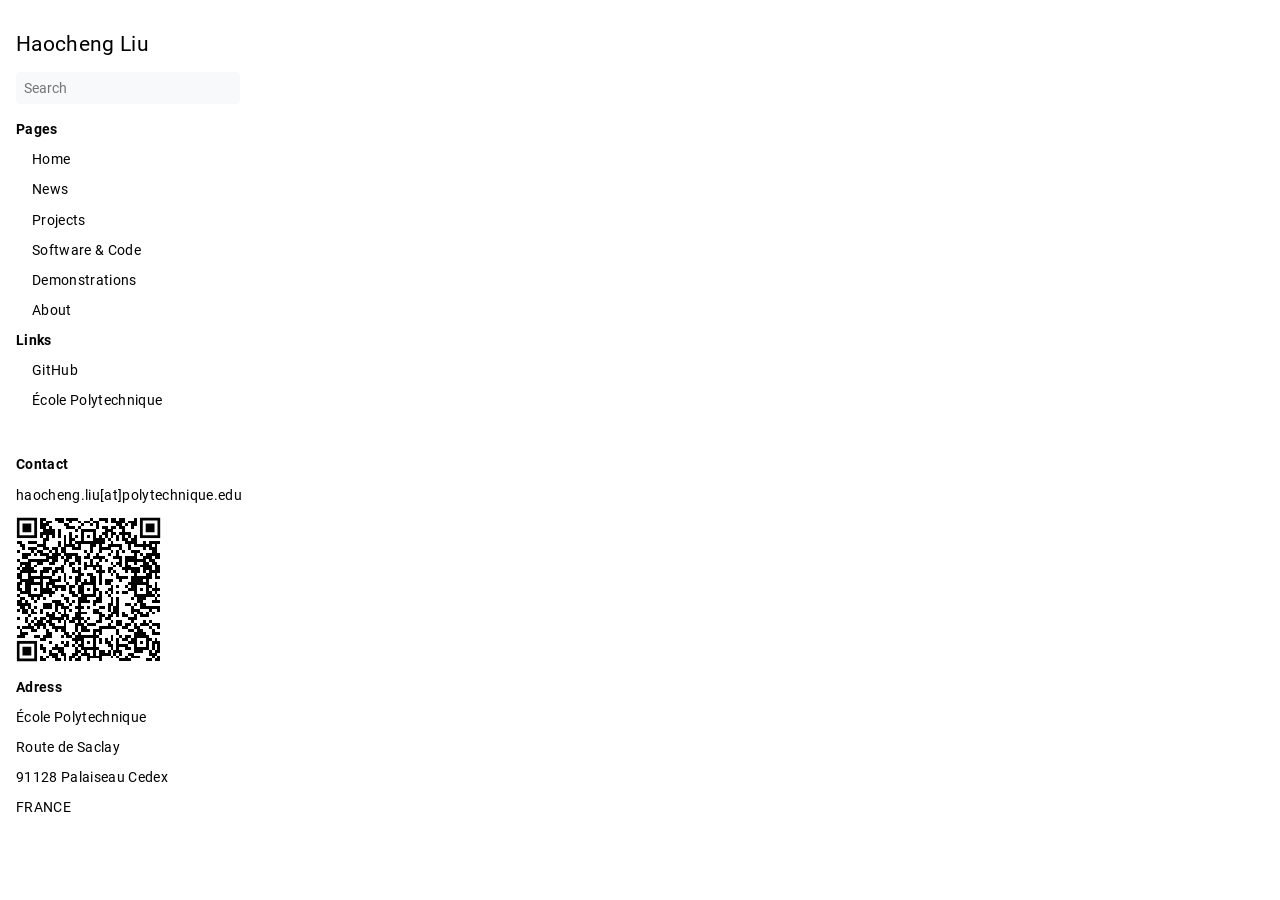
<file: categories/page/1/index.html>
<!doctype html><html lang=en-us><head><title>https://haocheng-liu.github.io/categories/</title><link rel=canonical href=https://haocheng-liu.github.io/categories/><meta name=robots content="noindex"><meta charset=utf-8><meta http-equiv=refresh content="0; url=https://haocheng-liu.github.io/categories/"></head></html>
</file>
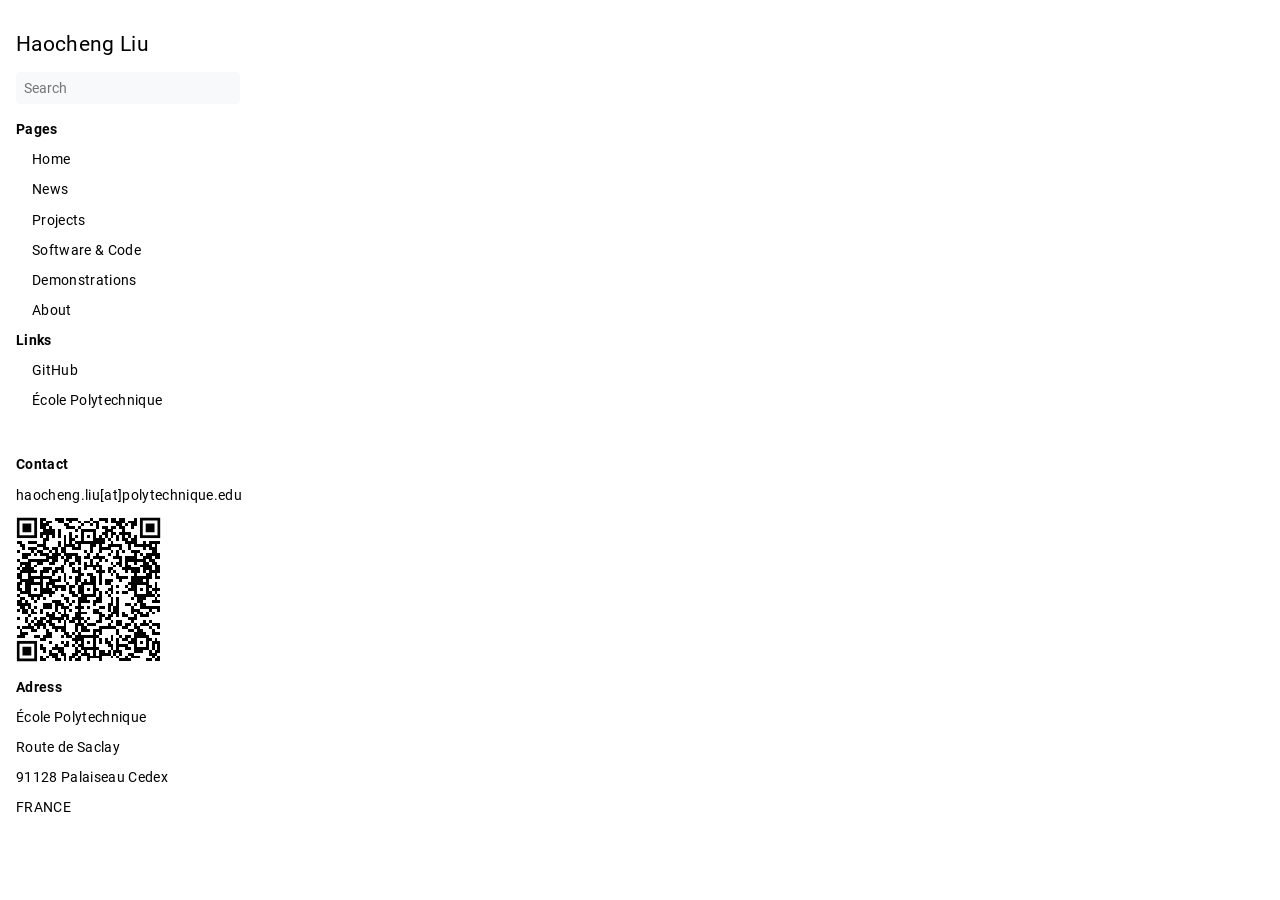
<file: docs/demonstrations/notes/index.html>
<!doctype html><html lang=en-us dir=ltr><head><meta charset=utf-8><meta name=viewport content="width=device-width,initial-scale=1"><meta name=description content><meta name=theme-color content="#FFFFFF"><meta name=color-scheme content="light dark"><meta property="og:title" content><meta property="og:description" content><meta property="og:type" content="article"><meta property="og:url" content="https://haocheng-liu.github.io/docs/demonstrations/notes/"><meta property="article:section" content="docs"><title>Notes | Haocheng Liu</title><link rel=manifest href=/manifest.json><link rel=icon href=/favicon.png type=image/x-icon><link rel=stylesheet href=/book.min.c58292d36b18b675680ab9baea2029204537b839ea72f258746ec0f32ce8d6c8.css integrity="sha256-xYKS02sYtnVoCrm66iApIEU3uDnqcvJYdG7A8yzo1sg=" crossorigin=anonymous><script defer src=/flexsearch.min.js></script>
<script defer src=/en.search.min.c2f2579444cb32b9a3eac56384341bfe6b108b72372d8481ad05a17c1b78956e.js integrity="sha256-wvJXlETLMrmj6sVjhDQb/msQi3I3LYSBrQWhfBt4lW4=" crossorigin=anonymous></script>
<script async src="https://www.googletagmanager.com/gtag/js?id=G-190KP0PT7L"></script>
<script>var doNotTrack=!1;if(!doNotTrack){window.dataLayer=window.dataLayer||[];function gtag(){dataLayer.push(arguments)}gtag("js",new Date),gtag("config","G-190KP0PT7L",{anonymize_ip:!1})}</script></head><body dir=ltr><input type=checkbox class="hidden toggle" id=menu-control>
<input type=checkbox class="hidden toggle" id=toc-control><main class="container flex"><aside class=book-menu><div class=book-menu-content><nav><h2 class=book-brand><a class="flex align-center" href=/><span>Haocheng Liu</span></a></h2><div class=book-search><input type=text id=book-search-input placeholder=Search aria-label=Search maxlength=64 data-hotkeys=s/><div class="book-search-spinner hidden"></div><ul id=book-search-results></ul></div><ul><li><p><strong>Pages</strong></p><ul><li><p><a href=/>Home</a></p></li><li><p><a href=/news/>News</a></p></li><li><p><a href=/projects/>Projects</a></p></li><li><p><a href=/code/>Software & Code</a></p></li><li><p><a href=/docs/demonstrations/>Demonstrations</a></p></li><li><p><a href=/about/>About</a></p></li></ul></li><li><p><strong>Links</strong></p><ul><li><a href=https://github.com/haocheng-liu>GitHub</a></li><li><a href=https://www.polytechnique.edu/>École Polytechnique</a></li></ul></li></ul><p>‎
<link rel=stylesheet href=/katex/katex.min.css><script defer src=/katex/katex.min.js></script>
<script defer src=/katex/auto-render.min.js onload=renderMathInElement(document.body)></script><span>
\(\)</span>
<script>document.addEventListener("DOMContentLoaded",function(){renderMathInElement(document.body,{delimiters:[{left:"$$",right:"$$",display:!0},{left:"$",right:"$",display:!1}]})})</script></p><ul><li><p><strong>Contact</strong></p><p>haocheng.liu[at]polytechnique.edu</p><p><img src=/static/QRCode.png alt=QRCode></p></li><li><p><strong>Adress</strong></p><p>École Polytechnique</p><p>Route de Saclay</p><p>91128 Palaiseau Cedex</p><p>FRANCE</p></li></ul></nav><script>(function(){var e=document.querySelector("aside .book-menu-content");addEventListener("beforeunload",function(){localStorage.setItem("menu.scrollTop",e.scrollTop)}),e.scrollTop=localStorage.getItem("menu.scrollTop")})()</script></div></aside><div class=book-page><header class=book-header><div class="flex align-center justify-between"><label for=menu-control><img src=/svg/menu.svg class=book-icon alt=Menu></label>
<strong>Notes</strong>
<label for=toc-control></label></div></header><article class=markdown></article><footer class=book-footer><div class="flex flex-wrap justify-between"></div><script>(function(){function e(e){const t=window.getSelection(),n=document.createRange();n.selectNodeContents(e),t.removeAllRanges(),t.addRange(n)}document.querySelectorAll("pre code").forEach(t=>{t.addEventListener("click",function(){if(window.getSelection().toString())return;e(t.parentElement),navigator.clipboard&&navigator.clipboard.writeText(t.parentElement.textContent)})})})()</script></footer><label for=menu-control class="hidden book-menu-overlay"></label></div></main></body></html>
</file>
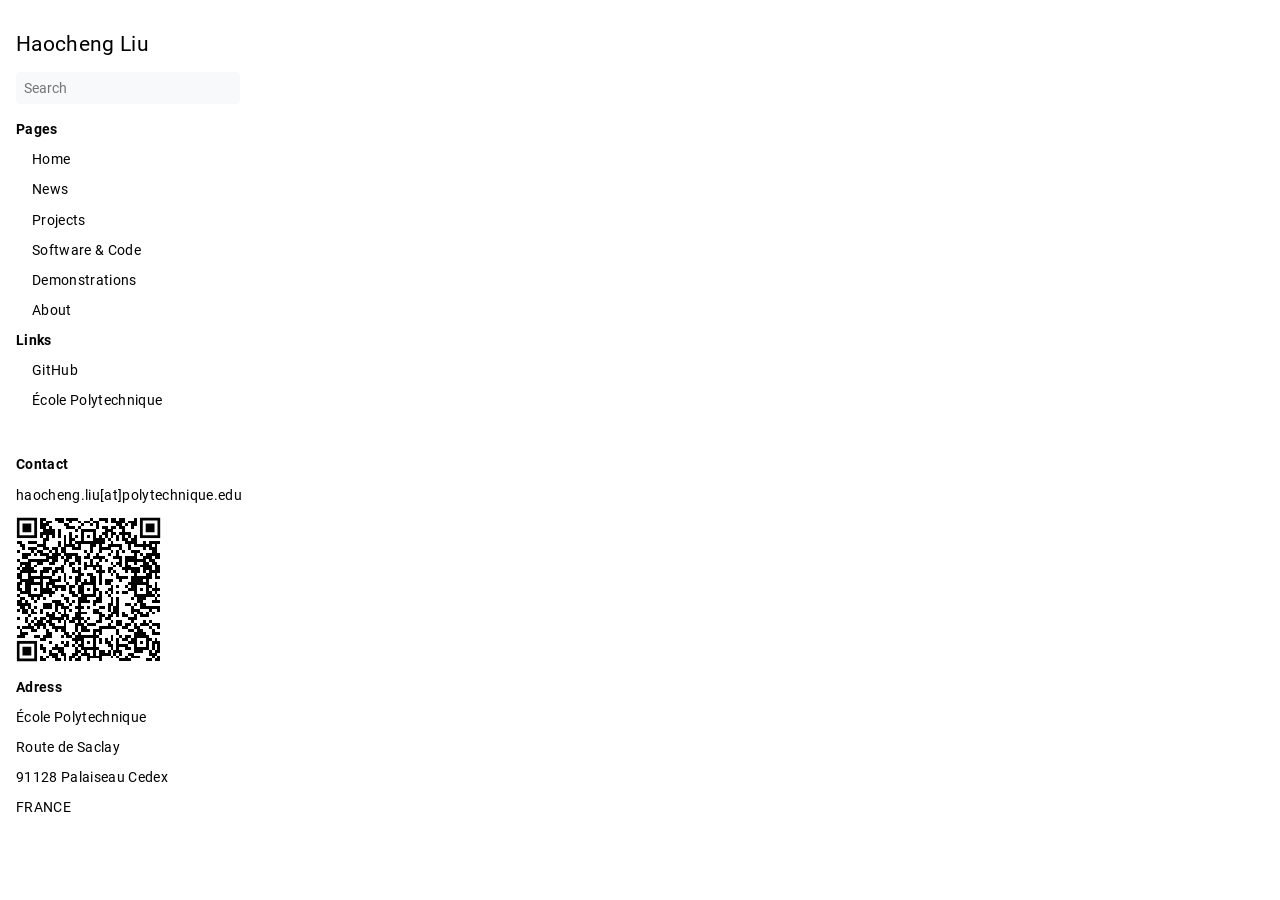
<file: tags/page/1/index.html>
<!doctype html><html lang=en-us><head><title>https://haocheng-liu.github.io/tags/</title><link rel=canonical href=https://haocheng-liu.github.io/tags/><meta name=robots content="noindex"><meta charset=utf-8><meta http-equiv=refresh content="0; url=https://haocheng-liu.github.io/tags/"></head></html>
</file>
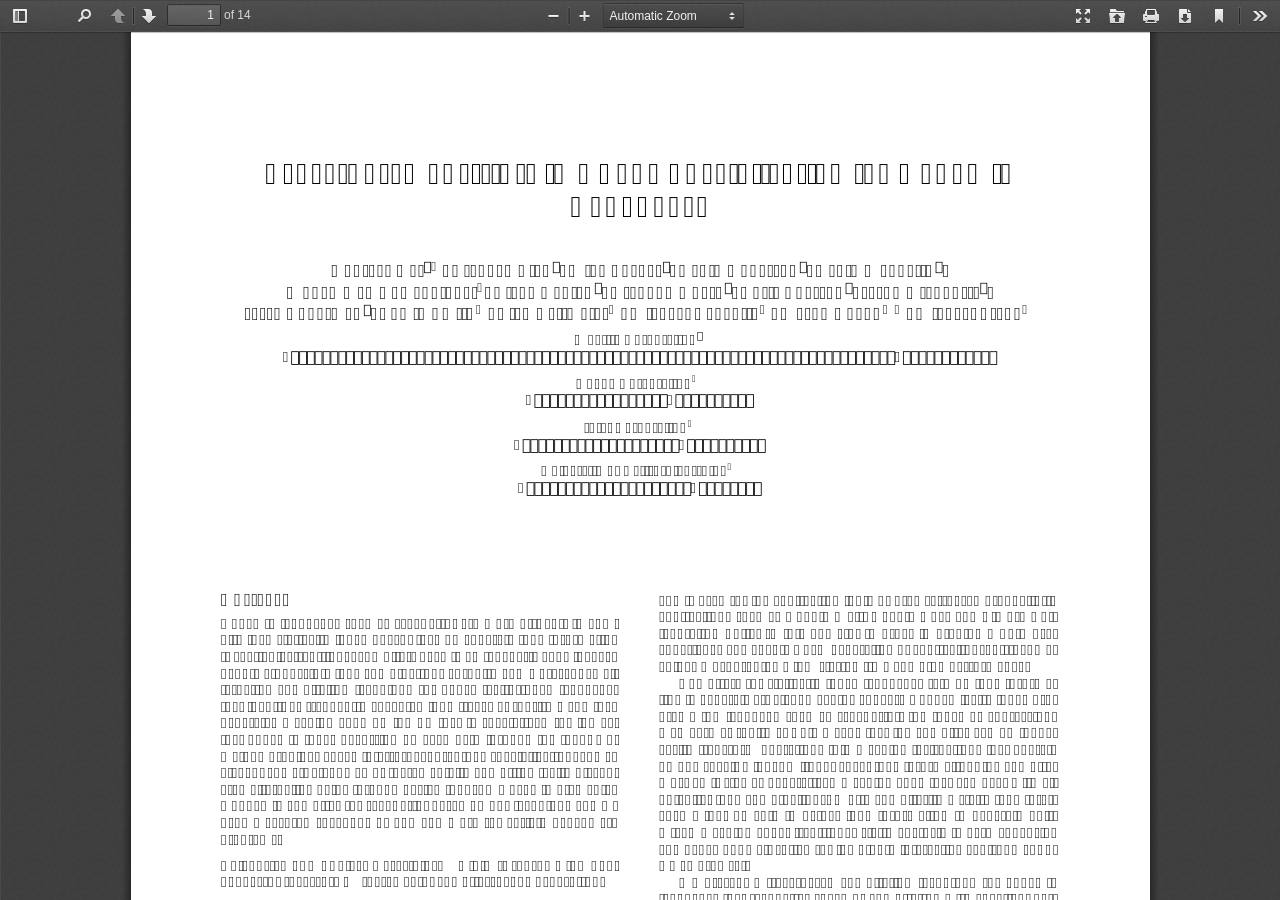
<file: js/pdf-js/web/viewer.html>
<!DOCTYPE html>
<!--
Copyright 2012 Mozilla Foundation

Licensed under the Apache License, Version 2.0 (the "License");
you may not use this file except in compliance with the License.
You may obtain a copy of the License at

    http://www.apache.org/licenses/LICENSE-2.0

Unless required by applicable law or agreed to in writing, software
distributed under the License is distributed on an "AS IS" BASIS,
WITHOUT WARRANTIES OR CONDITIONS OF ANY KIND, either express or implied.
See the License for the specific language governing permissions and
limitations under the License.

Adobe CMap resources are covered by their own copyright but the same license:

    Copyright 1990-2015 Adobe Systems Incorporated.

See https://github.com/adobe-type-tools/cmap-resources
-->
<html dir="ltr" mozdisallowselectionprint>
  <head>
    <meta charset="utf-8">
    <meta name="viewport" content="width=device-width, initial-scale=1, maximum-scale=1">
    <meta name="google" content="notranslate">
    <meta http-equiv="X-UA-Compatible" content="IE=edge">
    <title>PDF.js viewer</title>


    <link rel="stylesheet" href="viewer.css">


<!-- This snippet is used in production (included from viewer.html) -->
<link rel="resource" type="application/l10n" href="locale/locale.properties">
<script src="../build/pdf.js"></script>


    <script src="viewer.js"></script>

  </head>

  <body tabindex="1" class="loadingInProgress">
    <div id="outerContainer">

      <div id="sidebarContainer">
        <div id="toolbarSidebar">
          <div class="splitToolbarButton toggled">
            <button id="viewThumbnail" class="toolbarButton toggled" title="Show Thumbnails" tabindex="2" data-l10n-id="thumbs">
               <span data-l10n-id="thumbs_label">Thumbnails</span>
            </button>
            <button id="viewOutline" class="toolbarButton" title="Show Document Outline (double-click to expand/collapse all items)" tabindex="3" data-l10n-id="document_outline">
               <span data-l10n-id="document_outline_label">Document Outline</span>
            </button>
            <button id="viewAttachments" class="toolbarButton" title="Show Attachments" tabindex="4" data-l10n-id="attachments">
               <span data-l10n-id="attachments_label">Attachments</span>
            </button>
          </div>
        </div>
        <div id="sidebarContent">
          <div id="thumbnailView">
          </div>
          <div id="outlineView" class="hidden">
          </div>
          <div id="attachmentsView" class="hidden">
          </div>
        </div>
        <div id="sidebarResizer" class="hidden"></div>
      </div>  <!-- sidebarContainer -->

      <div id="mainContainer">
        <div class="findbar hidden doorHanger" id="findbar">
          <div id="findbarInputContainer">
            <input id="findInput" class="toolbarField" title="Find" placeholder="Find in document…" tabindex="91" data-l10n-id="find_input">
            <div class="splitToolbarButton">
              <button id="findPrevious" class="toolbarButton findPrevious" title="Find the previous occurrence of the phrase" tabindex="92" data-l10n-id="find_previous">
                <span data-l10n-id="find_previous_label">Previous</span>
              </button>
              <div class="splitToolbarButtonSeparator"></div>
              <button id="findNext" class="toolbarButton findNext" title="Find the next occurrence of the phrase" tabindex="93" data-l10n-id="find_next">
                <span data-l10n-id="find_next_label">Next</span>
              </button>
            </div>
          </div>

          <div id="findbarOptionsOneContainer">
            <input type="checkbox" id="findHighlightAll" class="toolbarField" tabindex="94">
            <label for="findHighlightAll" class="toolbarLabel" data-l10n-id="find_highlight">Highlight all</label>
            <input type="checkbox" id="findMatchCase" class="toolbarField" tabindex="95">
            <label for="findMatchCase" class="toolbarLabel" data-l10n-id="find_match_case_label">Match case</label>
          </div>
          <div id="findbarOptionsTwoContainer">
            <input type="checkbox" id="findEntireWord" class="toolbarField" tabindex="96">
            <label for="findEntireWord" class="toolbarLabel" data-l10n-id="find_entire_word_label">Whole words</label>
            <span id="findResultsCount" class="toolbarLabel hidden"></span>
          </div>

          <div id="findbarMessageContainer">
            <span id="findMsg" class="toolbarLabel"></span>
          </div>
        </div>  <!-- findbar -->

        <div id="secondaryToolbar" class="secondaryToolbar hidden doorHangerRight">
          <div id="secondaryToolbarButtonContainer">
            <button id="secondaryPresentationMode" class="secondaryToolbarButton presentationMode visibleLargeView" title="Switch to Presentation Mode" tabindex="51" data-l10n-id="presentation_mode">
              <span data-l10n-id="presentation_mode_label">Presentation Mode</span>
            </button>

            <button id="secondaryOpenFile" class="secondaryToolbarButton openFile visibleLargeView" title="Open File" tabindex="52" data-l10n-id="open_file">
              <span data-l10n-id="open_file_label">Open</span>
            </button>

            <button id="secondaryPrint" class="secondaryToolbarButton print visibleMediumView" title="Print" tabindex="53" data-l10n-id="print">
              <span data-l10n-id="print_label">Print</span>
            </button>

            <button id="secondaryDownload" class="secondaryToolbarButton download visibleMediumView" title="Download" tabindex="54" data-l10n-id="download">
              <span data-l10n-id="download_label">Download</span>
            </button>

            <a href="#" id="secondaryViewBookmark" class="secondaryToolbarButton bookmark visibleSmallView" title="Current view (copy or open in new window)" tabindex="55" data-l10n-id="bookmark">
              <span data-l10n-id="bookmark_label">Current View</span>
            </a>

            <div class="horizontalToolbarSeparator visibleLargeView"></div>

            <button id="firstPage" class="secondaryToolbarButton firstPage" title="Go to First Page" tabindex="56" data-l10n-id="first_page">
              <span data-l10n-id="first_page_label">Go to First Page</span>
            </button>
            <button id="lastPage" class="secondaryToolbarButton lastPage" title="Go to Last Page" tabindex="57" data-l10n-id="last_page">
              <span data-l10n-id="last_page_label">Go to Last Page</span>
            </button>

            <div class="horizontalToolbarSeparator"></div>

            <button id="pageRotateCw" class="secondaryToolbarButton rotateCw" title="Rotate Clockwise" tabindex="58" data-l10n-id="page_rotate_cw">
              <span data-l10n-id="page_rotate_cw_label">Rotate Clockwise</span>
            </button>
            <button id="pageRotateCcw" class="secondaryToolbarButton rotateCcw" title="Rotate Counterclockwise" tabindex="59" data-l10n-id="page_rotate_ccw">
              <span data-l10n-id="page_rotate_ccw_label">Rotate Counterclockwise</span>
            </button>

            <div class="horizontalToolbarSeparator"></div>

            <button id="cursorSelectTool" class="secondaryToolbarButton selectTool toggled" title="Enable Text Selection Tool" tabindex="60" data-l10n-id="cursor_text_select_tool">
              <span data-l10n-id="cursor_text_select_tool_label">Text Selection Tool</span>
            </button>
            <button id="cursorHandTool" class="secondaryToolbarButton handTool" title="Enable Hand Tool" tabindex="61" data-l10n-id="cursor_hand_tool">
              <span data-l10n-id="cursor_hand_tool_label">Hand Tool</span>
            </button>

            <div class="horizontalToolbarSeparator"></div>

            <button id="scrollVertical" class="secondaryToolbarButton scrollModeButtons scrollVertical toggled" title="Use Vertical Scrolling" tabindex="62" data-l10n-id="scroll_vertical">
              <span data-l10n-id="scroll_vertical_label">Vertical Scrolling</span>
            </button>
            <button id="scrollHorizontal" class="secondaryToolbarButton scrollModeButtons scrollHorizontal" title="Use Horizontal Scrolling" tabindex="63" data-l10n-id="scroll_horizontal">
              <span data-l10n-id="scroll_horizontal_label">Horizontal Scrolling</span>
            </button>
            <button id="scrollWrapped" class="secondaryToolbarButton scrollModeButtons scrollWrapped" title="Use Wrapped Scrolling" tabindex="64" data-l10n-id="scroll_wrapped">
              <span data-l10n-id="scroll_wrapped_label">Wrapped Scrolling</span>
            </button>

            <div class="horizontalToolbarSeparator scrollModeButtons"></div>

            <button id="spreadNone" class="secondaryToolbarButton spreadModeButtons spreadNone toggled" title="Do not join page spreads" tabindex="65" data-l10n-id="spread_none">
              <span data-l10n-id="spread_none_label">No Spreads</span>
            </button>
            <button id="spreadOdd" class="secondaryToolbarButton spreadModeButtons spreadOdd" title="Join page spreads starting with odd-numbered pages" tabindex="66" data-l10n-id="spread_odd">
              <span data-l10n-id="spread_odd_label">Odd Spreads</span>
            </button>
            <button id="spreadEven" class="secondaryToolbarButton spreadModeButtons spreadEven" title="Join page spreads starting with even-numbered pages" tabindex="67" data-l10n-id="spread_even">
              <span data-l10n-id="spread_even_label">Even Spreads</span>
            </button>

            <div class="horizontalToolbarSeparator spreadModeButtons"></div>

            <button id="documentProperties" class="secondaryToolbarButton documentProperties" title="Document Properties…" tabindex="68" data-l10n-id="document_properties">
              <span data-l10n-id="document_properties_label">Document Properties…</span>
            </button>
          </div>
        </div>  <!-- secondaryToolbar -->

        <div class="toolbar">
          <div id="toolbarContainer">
            <div id="toolbarViewer">
              <div id="toolbarViewerLeft">
                <button id="sidebarToggle" class="toolbarButton" title="Toggle Sidebar" tabindex="11" data-l10n-id="toggle_sidebar">
                  <span data-l10n-id="toggle_sidebar_label">Toggle Sidebar</span>
                </button>
                <div class="toolbarButtonSpacer"></div>
                <button id="viewFind" class="toolbarButton" title="Find in Document" tabindex="12" data-l10n-id="findbar">
                  <span data-l10n-id="findbar_label">Find</span>
                </button>
                <div class="splitToolbarButton hiddenSmallView">
                  <button class="toolbarButton pageUp" title="Previous Page" id="previous" tabindex="13" data-l10n-id="previous">
                    <span data-l10n-id="previous_label">Previous</span>
                  </button>
                  <div class="splitToolbarButtonSeparator"></div>
                  <button class="toolbarButton pageDown" title="Next Page" id="next" tabindex="14" data-l10n-id="next">
                    <span data-l10n-id="next_label">Next</span>
                  </button>
                </div>
                <input type="number" id="pageNumber" class="toolbarField pageNumber" title="Page" value="1" size="4" min="1" tabindex="15" data-l10n-id="page">
                <span id="numPages" class="toolbarLabel"></span>
              </div>
              <div id="toolbarViewerRight">
                <button id="presentationMode" class="toolbarButton presentationMode hiddenLargeView" title="Switch to Presentation Mode" tabindex="31" data-l10n-id="presentation_mode">
                  <span data-l10n-id="presentation_mode_label">Presentation Mode</span>
                </button>

                <button id="openFile" class="toolbarButton openFile hiddenLargeView" title="Open File" tabindex="32" data-l10n-id="open_file">
                  <span data-l10n-id="open_file_label">Open</span>
                </button>

                <button id="print" class="toolbarButton print hiddenMediumView" title="Print" tabindex="33" data-l10n-id="print">
                  <span data-l10n-id="print_label">Print</span>
                </button>

                <button id="download" class="toolbarButton download hiddenMediumView" title="Download" tabindex="34" data-l10n-id="download">
                  <span data-l10n-id="download_label">Download</span>
                </button>
                <a href="#" id="viewBookmark" class="toolbarButton bookmark hiddenSmallView" title="Current view (copy or open in new window)" tabindex="35" data-l10n-id="bookmark">
                  <span data-l10n-id="bookmark_label">Current View</span>
                </a>

                <div class="verticalToolbarSeparator hiddenSmallView"></div>

                <button id="secondaryToolbarToggle" class="toolbarButton" title="Tools" tabindex="36" data-l10n-id="tools">
                  <span data-l10n-id="tools_label">Tools</span>
                </button>
              </div>
              <div id="toolbarViewerMiddle">
                <div class="splitToolbarButton">
                  <button id="zoomOut" class="toolbarButton zoomOut" title="Zoom Out" tabindex="21" data-l10n-id="zoom_out">
                    <span data-l10n-id="zoom_out_label">Zoom Out</span>
                  </button>
                  <div class="splitToolbarButtonSeparator"></div>
                  <button id="zoomIn" class="toolbarButton zoomIn" title="Zoom In" tabindex="22" data-l10n-id="zoom_in">
                    <span data-l10n-id="zoom_in_label">Zoom In</span>
                   </button>
                </div>
                <span id="scaleSelectContainer" class="dropdownToolbarButton">
                  <select id="scaleSelect" title="Zoom" tabindex="23" data-l10n-id="zoom">
                    <option id="pageAutoOption" title="" value="auto" selected="selected" data-l10n-id="page_scale_auto">Automatic Zoom</option>
                    <option id="pageActualOption" title="" value="page-actual" data-l10n-id="page_scale_actual">Actual Size</option>
                    <option id="pageFitOption" title="" value="page-fit" data-l10n-id="page_scale_fit">Page Fit</option>
                    <option id="pageWidthOption" title="" value="page-width" data-l10n-id="page_scale_width">Page Width</option>
                    <option id="customScaleOption" title="" value="custom" disabled="disabled" hidden="true"></option>
                    <option title="" value="0.5" data-l10n-id="page_scale_percent" data-l10n-args='{ "scale": 50 }'>50%</option>
                    <option title="" value="0.75" data-l10n-id="page_scale_percent" data-l10n-args='{ "scale": 75 }'>75%</option>
                    <option title="" value="1" data-l10n-id="page_scale_percent" data-l10n-args='{ "scale": 100 }'>100%</option>
                    <option title="" value="1.25" data-l10n-id="page_scale_percent" data-l10n-args='{ "scale": 125 }'>125%</option>
                    <option title="" value="1.5" data-l10n-id="page_scale_percent" data-l10n-args='{ "scale": 150 }'>150%</option>
                    <option title="" value="2" data-l10n-id="page_scale_percent" data-l10n-args='{ "scale": 200 }'>200%</option>
                    <option title="" value="3" data-l10n-id="page_scale_percent" data-l10n-args='{ "scale": 300 }'>300%</option>
                    <option title="" value="4" data-l10n-id="page_scale_percent" data-l10n-args='{ "scale": 400 }'>400%</option>
                  </select>
                </span>
              </div>
            </div>
            <div id="loadingBar">
              <div class="progress">
                <div class="glimmer">
                </div>
              </div>
            </div>
          </div>
        </div>

        <menu type="context" id="viewerContextMenu">
          <menuitem id="contextFirstPage" label="First Page"
                    data-l10n-id="first_page"></menuitem>
          <menuitem id="contextLastPage" label="Last Page"
                    data-l10n-id="last_page"></menuitem>
          <menuitem id="contextPageRotateCw" label="Rotate Clockwise"
                    data-l10n-id="page_rotate_cw"></menuitem>
          <menuitem id="contextPageRotateCcw" label="Rotate Counter-Clockwise"
                    data-l10n-id="page_rotate_ccw"></menuitem>
        </menu>

        <div id="viewerContainer" tabindex="0">
          <div id="viewer" class="pdfViewer"></div>
        </div>

        <div id="errorWrapper" hidden='true'>
          <div id="errorMessageLeft">
            <span id="errorMessage"></span>
            <button id="errorShowMore" data-l10n-id="error_more_info">
              More Information
            </button>
            <button id="errorShowLess" data-l10n-id="error_less_info" hidden='true'>
              Less Information
            </button>
          </div>
          <div id="errorMessageRight">
            <button id="errorClose" data-l10n-id="error_close">
              Close
            </button>
          </div>
          <div class="clearBoth"></div>
          <textarea id="errorMoreInfo" hidden='true' readonly="readonly"></textarea>
        </div>
      </div> <!-- mainContainer -->

      <div id="overlayContainer" class="hidden">
        <div id="passwordOverlay" class="container hidden">
          <div class="dialog">
            <div class="row">
              <p id="passwordText" data-l10n-id="password_label">Enter the password to open this PDF file:</p>
            </div>
            <div class="row">
              <input type="password" id="password" class="toolbarField">
            </div>
            <div class="buttonRow">
              <button id="passwordCancel" class="overlayButton"><span data-l10n-id="password_cancel">Cancel</span></button>
              <button id="passwordSubmit" class="overlayButton"><span data-l10n-id="password_ok">OK</span></button>
            </div>
          </div>
        </div>
        <div id="documentPropertiesOverlay" class="container hidden">
          <div class="dialog">
            <div class="row">
              <span data-l10n-id="document_properties_file_name">File name:</span> <p id="fileNameField">-</p>
            </div>
            <div class="row">
              <span data-l10n-id="document_properties_file_size">File size:</span> <p id="fileSizeField">-</p>
            </div>
            <div class="separator"></div>
            <div class="row">
              <span data-l10n-id="document_properties_title">Title:</span> <p id="titleField">-</p>
            </div>
            <div class="row">
              <span data-l10n-id="document_properties_author">Author:</span> <p id="authorField">-</p>
            </div>
            <div class="row">
              <span data-l10n-id="document_properties_subject">Subject:</span> <p id="subjectField">-</p>
            </div>
            <div class="row">
              <span data-l10n-id="document_properties_keywords">Keywords:</span> <p id="keywordsField">-</p>
            </div>
            <div class="row">
              <span data-l10n-id="document_properties_creation_date">Creation Date:</span> <p id="creationDateField">-</p>
            </div>
            <div class="row">
              <span data-l10n-id="document_properties_modification_date">Modification Date:</span> <p id="modificationDateField">-</p>
            </div>
            <div class="row">
              <span data-l10n-id="document_properties_creator">Creator:</span> <p id="creatorField">-</p>
            </div>
            <div class="separator"></div>
            <div class="row">
              <span data-l10n-id="document_properties_producer">PDF Producer:</span> <p id="producerField">-</p>
            </div>
            <div class="row">
              <span data-l10n-id="document_properties_version">PDF Version:</span> <p id="versionField">-</p>
            </div>
            <div class="row">
              <span data-l10n-id="document_properties_page_count">Page Count:</span> <p id="pageCountField">-</p>
            </div>
            <div class="row">
              <span data-l10n-id="document_properties_page_size">Page Size:</span> <p id="pageSizeField">-</p>
            </div>
            <div class="separator"></div>
            <div class="row">
              <span data-l10n-id="document_properties_linearized">Fast Web View:</span> <p id="linearizedField">-</p>
            </div>
            <div class="buttonRow">
              <button id="documentPropertiesClose" class="overlayButton"><span data-l10n-id="document_properties_close">Close</span></button>
            </div>
          </div>
        </div>
        <div id="printServiceOverlay" class="container hidden">
          <div class="dialog">
            <div class="row">
              <span data-l10n-id="print_progress_message">Preparing document for printing…</span>
            </div>
            <div class="row">
              <progress value="0" max="100"></progress>
              <span data-l10n-id="print_progress_percent" data-l10n-args='{ "progress": 0 }' class="relative-progress">0%</span>
            </div>
            <div class="buttonRow">
              <button id="printCancel" class="overlayButton"><span data-l10n-id="print_progress_close">Cancel</span></button>
            </div>
          </div>
        </div>
      </div>  <!-- overlayContainer -->

    </div> <!-- outerContainer -->
    <div id="printContainer"></div>
  </body>
</html>
</file>
<file: js/pdf-js/web/viewer.css>
/* Copyright 2014 Mozilla Foundation
 *
 * Licensed under the Apache License, Version 2.0 (the "License");
 * you may not use this file except in compliance with the License.
 * You may obtain a copy of the License at
 *
 *     http://www.apache.org/licenses/LICENSE-2.0
 *
 * Unless required by applicable law or agreed to in writing, software
 * distributed under the License is distributed on an "AS IS" BASIS,
 * WITHOUT WARRANTIES OR CONDITIONS OF ANY KIND, either express or implied.
 * See the License for the specific language governing permissions and
 * limitations under the License.
 */

.textLayer {
  position: absolute;
  left: 0;
  top: 0;
  right: 0;
  bottom: 0;
  overflow: hidden;
  opacity: 0.2;
  line-height: 1.0;
}

.textLayer > span {
  color: transparent;
  position: absolute;
  white-space: pre;
  cursor: text;
  -webkit-transform-origin: 0% 0%;
          transform-origin: 0% 0%;
}

.textLayer .highlight {
  margin: -1px;
  padding: 1px;
  background-color: rgba(180, 0, 170, 1);
  border-radius: 4px;
}

.textLayer .highlight.begin {
  border-radius: 4px 0px 0px 4px;
}

.textLayer .highlight.end {
  border-radius: 0px 4px 4px 0px;
}

.textLayer .highlight.middle {
  border-radius: 0px;
}

.textLayer .highlight.selected {
  background-color: rgba(0, 100, 0, 1);
}

.textLayer ::-moz-selection {
  background: rgba(0, 0, 255, 1);
}

.textLayer ::selection {
  background: rgba(0, 0, 255, 1);
}

.textLayer .endOfContent {
  display: block;
  position: absolute;
  left: 0px;
  top: 100%;
  right: 0px;
  bottom: 0px;
  z-index: -1;
  cursor: default;
  -webkit-user-select: none;
     -moz-user-select: none;
      -ms-user-select: none;
          user-select: none;
}

.textLayer .endOfContent.active {
  top: 0px;
}


.annotationLayer section {
  position: absolute;
}

.annotationLayer .linkAnnotation > a,
.annotationLayer .buttonWidgetAnnotation.pushButton > a {
  position: absolute;
  font-size: 1em;
  top: 0;
  left: 0;
  width: 100%;
  height: 100%;
}

.annotationLayer .linkAnnotation > a:hover,
.annotationLayer .buttonWidgetAnnotation.pushButton > a:hover {
  opacity: 0.2;
  background: rgba(255, 255, 0, 1);
  box-shadow: 0px 2px 10px rgba(255, 255, 0, 1);
}

.annotationLayer .textAnnotation img {
  position: absolute;
  cursor: pointer;
}

.annotationLayer .textWidgetAnnotation input,
.annotationLayer .textWidgetAnnotation textarea,
.annotationLayer .choiceWidgetAnnotation select,
.annotationLayer .buttonWidgetAnnotation.checkBox input,
.annotationLayer .buttonWidgetAnnotation.radioButton input {
  background-color: rgba(0, 54, 255, 0.13);
  border: 1px solid transparent;
  box-sizing: border-box;
  font-size: 9px;
  height: 100%;
  margin: 0;
  padding: 0 3px;
  vertical-align: top;
  width: 100%;
}

.annotationLayer .choiceWidgetAnnotation select option {
  padding: 0;
}

.annotationLayer .buttonWidgetAnnotation.radioButton input {
  border-radius: 50%;
}

.annotationLayer .textWidgetAnnotation textarea {
  font: message-box;
  font-size: 9px;
  resize: none;
}

.annotationLayer .textWidgetAnnotation input[disabled],
.annotationLayer .textWidgetAnnotation textarea[disabled],
.annotationLayer .choiceWidgetAnnotation select[disabled],
.annotationLayer .buttonWidgetAnnotation.checkBox input[disabled],
.annotationLayer .buttonWidgetAnnotation.radioButton input[disabled] {
  background: none;
  border: 1px solid transparent;
  cursor: not-allowed;
}

.annotationLayer .textWidgetAnnotation input:hover,
.annotationLayer .textWidgetAnnotation textarea:hover,
.annotationLayer .choiceWidgetAnnotation select:hover,
.annotationLayer .buttonWidgetAnnotation.checkBox input:hover,
.annotationLayer .buttonWidgetAnnotation.radioButton input:hover {
  border: 1px solid rgba(0, 0, 0, 1);
}

.annotationLayer .textWidgetAnnotation input:focus,
.annotationLayer .textWidgetAnnotation textarea:focus,
.annotationLayer .choiceWidgetAnnotation select:focus {
  background: none;
  border: 1px solid transparent;
}

.annotationLayer .buttonWidgetAnnotation.checkBox input:checked:before,
.annotationLayer .buttonWidgetAnnotation.checkBox input:checked:after,
.annotationLayer .buttonWidgetAnnotation.radioButton input:checked:before {
  background-color: rgba(0, 0, 0, 1);
  content: '';
  display: block;
  position: absolute;
}

.annotationLayer .buttonWidgetAnnotation.checkBox input:checked:before,
.annotationLayer .buttonWidgetAnnotation.checkBox input:checked:after {
  height: 80%;
  left: 45%;
  width: 1px;
}

.annotationLayer .buttonWidgetAnnotation.checkBox input:checked:before {
  -webkit-transform: rotate(45deg);
          transform: rotate(45deg);
}

.annotationLayer .buttonWidgetAnnotation.checkBox input:checked:after {
  -webkit-transform: rotate(-45deg);
          transform: rotate(-45deg);
}

.annotationLayer .buttonWidgetAnnotation.radioButton input:checked:before {
  border-radius: 50%;
  height: 50%;
  left: 30%;
  top: 20%;
  width: 50%;
}

.annotationLayer .textWidgetAnnotation input.comb {
  font-family: monospace;
  padding-left: 2px;
  padding-right: 0;
}

.annotationLayer .textWidgetAnnotation input.comb:focus {
  /*
   * Letter spacing is placed on the right side of each character. Hence, the
   * letter spacing of the last character may be placed outside the visible
   * area, causing horizontal scrolling. We avoid this by extending the width
   * when the element has focus and revert this when it loses focus.
   */
  width: 115%;
}

.annotationLayer .buttonWidgetAnnotation.checkBox input,
.annotationLayer .buttonWidgetAnnotation.radioButton input {
  -webkit-appearance: none;
     -moz-appearance: none;
          appearance: none;
  padding: 0;
}

.annotationLayer .popupWrapper {
  position: absolute;
  width: 20em;
}

.annotationLayer .popup {
  position: absolute;
  z-index: 200;
  max-width: 20em;
  background-color: rgba(255, 255, 153, 1);
  box-shadow: 0px 2px 5px rgba(136, 136, 136, 1);
  border-radius: 2px;
  padding: 6px;
  margin-left: 5px;
  cursor: pointer;
  font: message-box;
  font-size: 9px;
  word-wrap: break-word;
}

.annotationLayer .popup > * {
  font-size: 9px;
}

.annotationLayer .popup h1 {
  display: inline-block;
}

.annotationLayer .popup span {
  display: inline-block;
  margin-left: 5px;
}

.annotationLayer .popup p {
  border-top: 1px solid rgba(51, 51, 51, 1);
  margin-top: 2px;
  padding-top: 2px;
}

.annotationLayer .highlightAnnotation,
.annotationLayer .underlineAnnotation,
.annotationLayer .squigglyAnnotation,
.annotationLayer .strikeoutAnnotation,
.annotationLayer .freeTextAnnotation,
.annotationLayer .lineAnnotation svg line,
.annotationLayer .squareAnnotation svg rect,
.annotationLayer .circleAnnotation svg ellipse,
.annotationLayer .polylineAnnotation svg polyline,
.annotationLayer .polygonAnnotation svg polygon,
.annotationLayer .caretAnnotation,
.annotationLayer .inkAnnotation svg polyline,
.annotationLayer .stampAnnotation,
.annotationLayer .fileAttachmentAnnotation {
  cursor: pointer;
}

.pdfViewer .canvasWrapper {
  overflow: hidden;
}

.pdfViewer .page {
  direction: ltr;
  width: 816px;
  height: 1056px;
  margin: 1px auto -8px auto;
  position: relative;
  overflow: visible;
  border: 9px solid transparent;
  background-clip: content-box;
  -webkit-border-image: url(images/shadow.png) 9 9 repeat;
       -o-border-image: url(images/shadow.png) 9 9 repeat;
          border-image: url(images/shadow.png) 9 9 repeat;
  background-color: rgba(255, 255, 255, 1);
}

.pdfViewer.removePageBorders .page {
  margin: 0px auto 10px auto;
  border: none;
}

.pdfViewer.singlePageView {
  display: inline-block;
}

.pdfViewer.singlePageView .page {
  margin: 0;
  border: none;
}

.pdfViewer.scrollHorizontal, .pdfViewer.scrollWrapped, .spread {
  margin-left: 3.5px;
  margin-right: 3.5px;
  text-align: center;
}

.pdfViewer.scrollHorizontal, .spread {
  white-space: nowrap;
}

.pdfViewer.removePageBorders,
.pdfViewer.scrollHorizontal .spread,
.pdfViewer.scrollWrapped .spread {
  margin-left: 0;
  margin-right: 0;
}

.spread .page,
.pdfViewer.scrollHorizontal .page,
.pdfViewer.scrollWrapped .page,
.pdfViewer.scrollHorizontal .spread,
.pdfViewer.scrollWrapped .spread {
  display: inline-block;
  vertical-align: middle;
}

.spread .page,
.pdfViewer.scrollHorizontal .page,
.pdfViewer.scrollWrapped .page {
  margin-left: -3.5px;
  margin-right: -3.5px;
}

.pdfViewer.removePageBorders .spread .page,
.pdfViewer.removePageBorders.scrollHorizontal .page,
.pdfViewer.removePageBorders.scrollWrapped .page {
  margin-left: 5px;
  margin-right: 5px;
}

.pdfViewer .page canvas {
  margin: 0;
  display: block;
}

.pdfViewer .page canvas[hidden] {
  display: none;
}

.pdfViewer .page .loadingIcon {
  position: absolute;
  display: block;
  left: 0;
  top: 0;
  right: 0;
  bottom: 0;
  background: url('images/loading-icon.gif') center no-repeat;
}

.pdfPresentationMode .pdfViewer {
  margin-left: 0;
  margin-right: 0;
}

.pdfPresentationMode .pdfViewer .page,
.pdfPresentationMode .pdfViewer .spread {
  display: block;
}

.pdfPresentationMode .pdfViewer .page,
.pdfPresentationMode .pdfViewer.removePageBorders .page {
  margin-left: auto;
  margin-right: auto;
}

.pdfPresentationMode:-ms-fullscreen .pdfViewer .page {
  margin-bottom: 100% !important;
}

.pdfPresentationMode:-webkit-full-screen .pdfViewer .page {
  margin-bottom: 100%;
  border: 0;
}

.pdfPresentationMode:-moz-full-screen .pdfViewer .page {
  margin-bottom: 100%;
  border: 0;
}

.pdfPresentationMode:fullscreen .pdfViewer .page {
  margin-bottom: 100%;
  border: 0;
}

:root {
  --sidebar-width: 200px;
  --sidebar-transition-duration: 200ms;
  --sidebar-transition-timing-function: ease;
}

* {
  padding: 0;
  margin: 0;
}

html {
  height: 100%;
  width: 100%;
  /* Font size is needed to make the activity bar the correct size. */
  font-size: 10px;
}

body {
  height: 100%;
  width: 100%;
  background-color: rgba(64, 64, 64, 1);
  background-image: url(images/texture.png);
}

body,
input,
button,
select {
  font: message-box;
  outline: none;
}

.hidden {
  display: none !important;
}
[hidden] {
  display: none !important;
}

#viewerContainer.pdfPresentationMode:-ms-fullscreen {
  top: 0px !important;
  overflow: hidden !important;
}

#viewerContainer.pdfPresentationMode:-ms-fullscreen::-ms-backdrop {
  background-color: rgba(0, 0, 0, 1);
}

#viewerContainer.pdfPresentationMode:-webkit-full-screen {
  top: 0px;
  border-top: 2px solid rgba(0, 0, 0, 0);
  background-color: rgba(0, 0, 0, 1);
  width: 100%;
  height: 100%;
  overflow: hidden;
  cursor: none;
  -webkit-user-select: none;
          user-select: none;
}

#viewerContainer.pdfPresentationMode:-moz-full-screen {
  top: 0px;
  border-top: 2px solid rgba(0, 0, 0, 0);
  background-color: rgba(0, 0, 0, 1);
  width: 100%;
  height: 100%;
  overflow: hidden;
  cursor: none;
  -moz-user-select: none;
       user-select: none;
}

#viewerContainer.pdfPresentationMode:-ms-fullscreen {
  top: 0px;
  border-top: 2px solid rgba(0, 0, 0, 0);
  background-color: rgba(0, 0, 0, 1);
  width: 100%;
  height: 100%;
  overflow: hidden;
  cursor: none;
  -ms-user-select: none;
      user-select: none;
}

#viewerContainer.pdfPresentationMode:fullscreen {
  top: 0px;
  border-top: 2px solid rgba(0, 0, 0, 0);
  background-color: rgba(0, 0, 0, 1);
  width: 100%;
  height: 100%;
  overflow: hidden;
  cursor: none;
  -webkit-user-select: none;
     -moz-user-select: none;
      -ms-user-select: none;
          user-select: none;
}

.pdfPresentationMode:-webkit-full-screen a:not(.internalLink) {
  display: none;
}

.pdfPresentationMode:-moz-full-screen a:not(.internalLink) {
  display: none;
}

.pdfPresentationMode:-ms-fullscreen a:not(.internalLink) {
  display: none;
}

.pdfPresentationMode:fullscreen a:not(.internalLink) {
  display: none;
}

.pdfPresentationMode:-webkit-full-screen .textLayer > span {
  cursor: none;
}

.pdfPresentationMode:-moz-full-screen .textLayer > span {
  cursor: none;
}

.pdfPresentationMode:-ms-fullscreen .textLayer > span {
  cursor: none;
}

.pdfPresentationMode:fullscreen .textLayer > span {
  cursor: none;
}

.pdfPresentationMode.pdfPresentationModeControls > *,
.pdfPresentationMode.pdfPresentationModeControls .textLayer > span {
  cursor: default;
}

#outerContainer {
  width: 100%;
  height: 100%;
  position: relative;
}

#sidebarContainer {
  position: absolute;
  top: 32px;
  bottom: 0;
  width: 200px;
  width: var(--sidebar-width);
  visibility: hidden;
  z-index: 100;
  border-top: 1px solid rgba(51, 51, 51, 1);
  -webkit-transition-duration: 200ms;
          transition-duration: 200ms;
  -webkit-transition-duration: var(--sidebar-transition-duration);
          transition-duration: var(--sidebar-transition-duration);
  -webkit-transition-timing-function: ease;
          transition-timing-function: ease;
  -webkit-transition-timing-function: var(--sidebar-transition-timing-function);
          transition-timing-function: var(--sidebar-transition-timing-function);
}
html[dir='ltr'] #sidebarContainer {
  -webkit-transition-property: left;
  transition-property: left;
  left: -200px;
  left: calc(0px - var(--sidebar-width));
}
html[dir='rtl'] #sidebarContainer {
  -webkit-transition-property: right;
  transition-property: right;
  right: -200px;
  right: calc(0px - var(--sidebar-width));
}

.loadingInProgress #sidebarContainer {
  top: 36px;
}

#outerContainer.sidebarResizing #sidebarContainer {
  /* Improve responsiveness and avoid visual glitches when the sidebar is resized. */
  -webkit-transition-duration: 0s;
          transition-duration: 0s;
  /* Prevent e.g. the thumbnails being selected when the sidebar is resized. */
  -webkit-user-select: none;
     -moz-user-select: none;
      -ms-user-select: none;
          user-select: none;
}

#outerContainer.sidebarMoving #sidebarContainer,
#outerContainer.sidebarOpen #sidebarContainer {
  visibility: visible;
}
html[dir='ltr'] #outerContainer.sidebarOpen #sidebarContainer {
  left: 0px;
}
html[dir='rtl'] #outerContainer.sidebarOpen #sidebarContainer {
  right: 0px;
}

#mainContainer {
  position: absolute;
  top: 0;
  right: 0;
  bottom: 0;
  left: 0;
  min-width: 320px;
}

#sidebarContent {
  top: 32px;
  bottom: 0;
  overflow: auto;
  -webkit-overflow-scrolling: touch;
  position: absolute;
  width: 100%;
  background-color: rgba(0, 0, 0, 0.1);
}
html[dir='ltr'] #sidebarContent {
  left: 0;
  box-shadow: inset -1px 0 0 rgba(0, 0, 0, 0.25);
}
html[dir='rtl'] #sidebarContent {
  right: 0;
  box-shadow: inset 1px 0 0 rgba(0, 0, 0, 0.25);
}

#viewerContainer {
  overflow: auto;
  -webkit-overflow-scrolling: touch;
  position: absolute;
  top: 32px;
  right: 0;
  bottom: 0;
  left: 0;
  outline: none;
}
#viewerContainer:not(.pdfPresentationMode) {
  -webkit-transition-duration: 200ms;
          transition-duration: 200ms;
  -webkit-transition-duration: var(--sidebar-transition-duration);
          transition-duration: var(--sidebar-transition-duration);
  -webkit-transition-timing-function: ease;
          transition-timing-function: ease;
  -webkit-transition-timing-function: var(--sidebar-transition-timing-function);
          transition-timing-function: var(--sidebar-transition-timing-function);
}
html[dir='ltr'] #viewerContainer {
  box-shadow: inset 1px 0 0 rgba(255, 255, 255, 0.05);
}
html[dir='rtl'] #viewerContainer {
  box-shadow: inset -1px 0 0 rgba(255, 255, 255, 0.05);
}

#outerContainer.sidebarResizing #viewerContainer {
  /* Improve responsiveness and avoid visual glitches when the sidebar is resized. */
  -webkit-transition-duration: 0s;
          transition-duration: 0s;
}

html[dir='ltr'] #outerContainer.sidebarOpen #viewerContainer:not(.pdfPresentationMode) {
  -webkit-transition-property: left;
  transition-property: left;
  left: 200px;
  left: var(--sidebar-width);
}
html[dir='rtl'] #outerContainer.sidebarOpen #viewerContainer:not(.pdfPresentationMode) {
  -webkit-transition-property: right;
  transition-property: right;
  right: 200px;
  right: var(--sidebar-width);
}

.toolbar {
  position: relative;
  left: 0;
  right: 0;
  z-index: 9999;
  cursor: default;
}

#toolbarContainer {
  width: 100%;
}

#toolbarSidebar {
  width: 100%;
  height: 32px;
  background-color: rgba(66, 66, 66, 1); /* fallback */
  background-image: url(images/texture.png),
                    -webkit-gradient(linear, left top, left bottom, from(rgba(77, 77, 77, 0.99)), to(rgba(64, 64, 64, 0.95)));
  background-image: url(images/texture.png),
                    linear-gradient(rgba(77, 77, 77, 0.99), rgba(64, 64, 64, 0.95));
}
html[dir='ltr'] #toolbarSidebar {
  box-shadow: inset -1px 0 0 rgba(0, 0, 0, 0.25),
              inset 0 -1px 0 rgba(255, 255, 255, 0.05),
              0 1px 0 rgba(0, 0, 0, 0.15),
              0 0 1px rgba(0, 0, 0, 0.1);
}
html[dir='rtl'] #toolbarSidebar {
  box-shadow: inset 1px 0 0 rgba(0, 0, 0, 0.25),
              inset 0 1px 0 rgba(255, 255, 255, 0.05),
              0 1px 0 rgba(0, 0, 0, 0.15),
              0 0 1px rgba(0, 0, 0, 0.1);
}

#sidebarResizer {
  position: absolute;
  top: 0;
  bottom: 0;
  width: 6px;
  z-index: 200;
  cursor: ew-resize;
}
html[dir='ltr'] #sidebarResizer {
  right: -6px;
}
html[dir='rtl'] #sidebarResizer {
  left: -6px;
}

#toolbarContainer, .findbar, .secondaryToolbar {
  position: relative;
  height: 32px;
  background-color: rgba(71, 71, 71, 1); /* fallback */
  background-image: url(images/texture.png),
                    -webkit-gradient(linear, left top, left bottom, from(rgba(82, 82, 82, 0.99)), to(rgba(69, 69, 69, 0.95)));
  background-image: url(images/texture.png),
                    linear-gradient(rgba(82, 82, 82, 0.99), rgba(69, 69, 69, 0.95));
}
html[dir='ltr'] #toolbarContainer, .findbar, .secondaryToolbar {
  box-shadow: inset 0 1px 1px rgba(0, 0, 0, 0.15),
              inset 0 -1px 0 rgba(255, 255, 255, 0.05),
              0 1px 0 rgba(0, 0, 0, 0.15),
              0 1px 1px rgba(0, 0, 0, 0.1);
}
html[dir='rtl'] #toolbarContainer, .findbar, .secondaryToolbar {
  box-shadow: inset 0 1px 1px rgba(0, 0, 0, 0.15),
              inset 0 -1px 0 rgba(255, 255, 255, 0.05),
              0 1px 0 rgba(0, 0, 0, 0.15),
              0 1px 1px rgba(0, 0, 0, 0.1);
}

#toolbarViewer {
  height: 32px;
}

#loadingBar {
  position: relative;
  width: 100%;
  height: 4px;
  background-color: rgba(51, 51, 51, 1);
  border-bottom: 1px solid rgba(51, 51, 51, 1);
}

#loadingBar .progress {
  position: absolute;
  top: 0;
  left: 0;
  width: 0%;
  height: 100%;
  background-color: rgba(221, 221, 221, 1);
  overflow: hidden;
  -webkit-transition: width 200ms;
  transition: width 200ms;
}

@-webkit-keyframes progressIndeterminate {
  0% { left: -142px; }
  100% { left: 0; }
}

@keyframes progressIndeterminate {
  0% { left: -142px; }
  100% { left: 0; }
}

#loadingBar .progress.indeterminate {
  background-color: rgba(153, 153, 153, 1);
  -webkit-transition: none;
  transition: none;
}

#loadingBar .progress.indeterminate .glimmer {
  position: absolute;
  top: 0;
  left: 0;
  height: 100%;
  width: calc(100% + 150px);
  background: repeating-linear-gradient(135deg,
                                        rgba(187, 187, 187, 1) 0, rgba(153, 153, 153, 1) 5px,
                                        rgba(153, 153, 153, 1) 45px, rgba(221, 221, 221, 1) 55px,
                                        rgba(221, 221, 221, 1) 95px, rgba(187, 187, 187, 1) 100px);
  -webkit-animation: progressIndeterminate 950ms linear infinite;
          animation: progressIndeterminate 950ms linear infinite;
}

.findbar, .secondaryToolbar {
  top: 32px;
  position: absolute;
  z-index: 10000;
  height: auto;
  min-width: 16px;
  padding: 0px 6px 0px 6px;
  margin: 4px 2px 4px 2px;
  color: rgba(217, 217, 217, 1);
  font-size: 12px;
  line-height: 14px;
  text-align: left;
  cursor: default;
}

.findbar {
  min-width: 300px;
}
.findbar > div {
  height: 32px;
}
.findbar.wrapContainers > div {
  clear: both;
}
.findbar.wrapContainers > div#findbarMessageContainer {
  height: auto;
}
html[dir='ltr'] .findbar {
  left: 68px;
}
html[dir='rtl'] .findbar {
  right: 68px;
}

.findbar label {
  -webkit-user-select: none;
     -moz-user-select: none;
      -ms-user-select: none;
          user-select: none;
}

#findInput {
  width: 200px;
}
#findInput::-webkit-input-placeholder {
  color: rgba(191, 191, 191, 1);
}
#findInput::-moz-placeholder {
  font-style: italic;
}
#findInput:-ms-input-placeholder {
  font-style: italic;
}
#findInput::-ms-input-placeholder {
  font-style: italic;
}
#findInput::placeholder {
  font-style: italic;
}
#findInput[data-status="pending"] {
  background-image: url(images/loading-small.png);
  background-repeat: no-repeat;
  background-position: right;
}
html[dir='rtl'] #findInput[data-status="pending"] {
  background-position: left;
}

.secondaryToolbar {
  padding: 6px;
  height: auto;
  z-index: 30000;
}
html[dir='ltr'] .secondaryToolbar {
  right: 4px;
}
html[dir='rtl'] .secondaryToolbar {
  left: 4px;
}

#secondaryToolbarButtonContainer {
  max-width: 200px;
  max-height: 400px;
  overflow-y: auto;
  -webkit-overflow-scrolling: touch;
  margin-bottom: -4px;
}

#secondaryToolbarButtonContainer.hiddenScrollModeButtons > .scrollModeButtons,
#secondaryToolbarButtonContainer.hiddenSpreadModeButtons > .spreadModeButtons {
  display: none !important;
}

.doorHanger,
.doorHangerRight {
  border: 1px solid rgba(0, 0, 0, 0.5);
  border-radius: 2px;
  box-shadow: 0 1px 4px rgba(0, 0, 0, 0.3);
}
.doorHanger:after, .doorHanger:before,
.doorHangerRight:after, .doorHangerRight:before {
  bottom: 100%;
  border: solid rgba(0, 0, 0, 0);
  content: " ";
  height: 0;
  width: 0;
  position: absolute;
  pointer-events: none;
}
.doorHanger:after,
.doorHangerRight:after {
  border-bottom-color: rgba(82, 82, 82, 0.99);
  border-width: 8px;
}
.doorHanger:before,
.doorHangerRight:before {
  border-bottom-color: rgba(0, 0, 0, 0.5);
  border-width: 9px;
}

html[dir='ltr'] .doorHanger:after,
html[dir='rtl'] .doorHangerRight:after {
  left: 13px;
  margin-left: -8px;
}

html[dir='ltr'] .doorHanger:before,
html[dir='rtl'] .doorHangerRight:before {
  left: 13px;
  margin-left: -9px;
}

html[dir='rtl'] .doorHanger:after,
html[dir='ltr'] .doorHangerRight:after {
  right: 13px;
  margin-right: -8px;
}

html[dir='rtl'] .doorHanger:before,
html[dir='ltr'] .doorHangerRight:before {
  right: 13px;
  margin-right: -9px;
}

#findResultsCount {
  background-color: rgba(217, 217, 217, 1);
  color: rgba(82, 82, 82, 1);
  text-align: center;
  padding: 3px 4px;
}

#findMsg {
  font-style: italic;
  color: rgba(166, 183, 208, 1);
}
#findMsg:empty {
  display: none;
}

#findInput.notFound {
  background-color: rgba(255, 102, 102, 1);
}

#toolbarViewerMiddle {
  position: absolute;
  left: 50%;
  -webkit-transform: translateX(-50%);
          transform: translateX(-50%);
}

html[dir='ltr'] #toolbarViewerLeft,
html[dir='rtl'] #toolbarViewerRight {
  float: left;
}
html[dir='ltr'] #toolbarViewerRight,
html[dir='rtl'] #toolbarViewerLeft {
  float: right;
}
html[dir='ltr'] #toolbarViewerLeft > *,
html[dir='ltr'] #toolbarViewerMiddle > *,
html[dir='ltr'] #toolbarViewerRight > *,
html[dir='ltr'] .findbar * {
  position: relative;
  float: left;
}
html[dir='rtl'] #toolbarViewerLeft > *,
html[dir='rtl'] #toolbarViewerMiddle > *,
html[dir='rtl'] #toolbarViewerRight > *,
html[dir='rtl'] .findbar * {
  position: relative;
  float: right;
}

html[dir='ltr'] .splitToolbarButton {
  margin: 3px 2px 4px 0;
  display: inline-block;
}
html[dir='rtl'] .splitToolbarButton {
  margin: 3px 0 4px 2px;
  display: inline-block;
}
html[dir='ltr'] .splitToolbarButton > .toolbarButton {
  border-radius: 0;
  float: left;
}
html[dir='rtl'] .splitToolbarButton > .toolbarButton {
  border-radius: 0;
  float: right;
}

.toolbarButton,
.secondaryToolbarButton,
.overlayButton {
  border: 0 none;
  background: none;
  width: 32px;
  height: 25px;
}

.toolbarButton > span {
  display: inline-block;
  width: 0;
  height: 0;
  overflow: hidden;
}

.toolbarButton[disabled],
.secondaryToolbarButton[disabled],
.overlayButton[disabled] {
  opacity: .5;
}

.splitToolbarButton.toggled .toolbarButton {
  margin: 0;
}

.splitToolbarButton:hover > .toolbarButton,
.splitToolbarButton:focus > .toolbarButton,
.splitToolbarButton.toggled > .toolbarButton,
.toolbarButton.textButton {
  background-color: rgba(0, 0, 0, 0.12);
  background-image: -webkit-gradient(linear, left top, left bottom, from(rgba(255, 255, 255, 0.05)), to(rgba(255, 255, 255, 0)));
  background-image: linear-gradient(rgba(255, 255, 255, 0.05), rgba(255, 255, 255, 0));
  background-clip: padding-box;
  border: 1px solid rgba(0, 0, 0, 0.35);
  border-color: rgba(0, 0, 0, 0.32) rgba(0, 0, 0, 0.38) rgba(0, 0, 0, 0.42);
  box-shadow: 0 1px 0 rgba(255, 255, 255, 0.05) inset,
              0 0 1px rgba(255, 255, 255, 0.15) inset,
              0 1px 0 rgba(255, 255, 255, 0.05);
}
.splitToolbarButton > .toolbarButton:hover,
.splitToolbarButton > .toolbarButton:focus,
.dropdownToolbarButton:hover,
.overlayButton:hover,
.overlayButton:focus,
.toolbarButton.textButton:hover,
.toolbarButton.textButton:focus {
  background-color: rgba(0,0,0,0.2);
  box-shadow: 0 1px 0 rgba(255, 255, 255, 0.05) inset,
              0 0 1px rgba(255, 255, 255, 0.15) inset,
              0 0 1px rgba(0, 0, 0, 0.05);
  z-index: 199;
}
.dropdownToolbarButton:hover {
  background-color: rgba(0, 0, 0, 0.26);
}
.splitToolbarButton > .toolbarButton {
  position: relative;
}
html[dir='ltr'] .splitToolbarButton > .toolbarButton:first-child,
html[dir='rtl'] .splitToolbarButton > .toolbarButton:last-child {
  position: relative;
  margin: 0;
  margin-right: -1px;
  border-top-left-radius: 2px;
  border-bottom-left-radius: 2px;
  border-right-color: rgba(0, 0, 0, 0);
}
html[dir='ltr'] .splitToolbarButton > .toolbarButton:last-child,
html[dir='rtl'] .splitToolbarButton > .toolbarButton:first-child {
  position: relative;
  margin: 0;
  margin-left: -1px;
  border-top-right-radius: 2px;
  border-bottom-right-radius: 2px;
  border-left-color: rgba(0, 0, 0, 0);
}
.splitToolbarButtonSeparator {
  padding: 8px 0;
  width: 1px;
  background-color: rgba(0, 0, 0, 0.5);
  z-index: 99;
  box-shadow: 0 0 0 1px rgba(255, 255, 255, 0.08);
  display: inline-block;
  margin: 5px 0;
}
html[dir='ltr'] .splitToolbarButtonSeparator {
  float: left;
}
html[dir='rtl'] .splitToolbarButtonSeparator {
  float: right;
}
.splitToolbarButton:hover > .splitToolbarButtonSeparator,
.splitToolbarButton.toggled > .splitToolbarButtonSeparator {
  padding: 12px 0;
  margin: 1px 0;
  box-shadow: 0 0 0 1px rgba(255, 255, 255, 0.03);
}

.toolbarButton,
.dropdownToolbarButton,
.secondaryToolbarButton,
.overlayButton {
  min-width: 16px;
  padding: 2px 6px 0;
  border: 1px solid rgba(0, 0, 0, 0);
  border-radius: 2px;
  color: rgba(255, 255, 255, 0.8);
  font-size: 12px;
  line-height: 14px;
  -webkit-user-select: none;
     -moz-user-select: none;
      -ms-user-select: none;
          user-select: none;
  /* Opera does not support user-select, use <... unselectable="on"> instead */
  cursor: default;
}

html[dir='ltr'] .toolbarButton,
html[dir='ltr'] .overlayButton,
html[dir='ltr'] .dropdownToolbarButton {
  margin: 3px 2px 4px 0;
}
html[dir='rtl'] .toolbarButton,
html[dir='rtl'] .overlayButton,
html[dir='rtl'] .dropdownToolbarButton {
  margin: 3px 0 4px 2px;
}

.toolbarButton:hover,
.toolbarButton:focus,
.dropdownToolbarButton,
.overlayButton,
.secondaryToolbarButton:hover,
.secondaryToolbarButton:focus {
  background-color: rgba(0, 0, 0, 0.12);
  background-image: -webkit-gradient(linear, left top, left bottom, from(rgba(255, 255, 255, 0.05)), to(rgba(255, 255, 255, 0)));
  background-image: linear-gradient(rgba(255, 255, 255, 0.05), rgba(255, 255, 255, 0));
  background-clip: padding-box;
  border: 1px solid rgba(0, 0, 0, 0.35);
  border-color: rgba(0, 0, 0, 0.32) rgba(0, 0, 0, 0.38) rgba(0, 0, 0, 0.42);
  box-shadow: 0 1px 0 rgba(255, 255, 255, 0.05) inset,
              0 0 1px rgba(255, 255, 255, 0.15) inset,
              0 1px 0 rgba(255, 255, 255, 0.05);
}

.toolbarButton:hover:active,
.overlayButton:hover:active,
.dropdownToolbarButton:hover:active,
.secondaryToolbarButton:hover:active {
  background-color: rgba(0, 0, 0, 0.2);
  background-image: -webkit-gradient(linear, left top, left bottom, from(rgba(255, 255, 255, 0.05)), to(rgba(255, 255, 255, 0)));
  background-image: linear-gradient(rgba(255, 255, 255, 0.05), rgba(255, 255, 255, 0));
  border-color: rgba(0, 0, 0, 0.35) rgba(0, 0, 0, 0.4) rgba(0, 0, 0, 0.45);
  box-shadow: 0 1px 1px rgba(0, 0, 0, 0.1) inset,
              0 0 1px rgba(0, 0, 0, 0.2) inset,
              0 1px 0 rgba(255, 255, 255, 0.05);
}

.toolbarButton.toggled,
.splitToolbarButton.toggled > .toolbarButton.toggled,
.secondaryToolbarButton.toggled {
  background-color: rgba(0, 0, 0, 0.3);
  background-image: -webkit-gradient(linear, left top, left bottom, from(rgba(255, 255, 255, 0.05)), to(rgba(255, 255, 255, 0)));
  background-image: linear-gradient(rgba(255, 255, 255, 0.05), rgba(255, 255, 255, 0));
  border-color: rgba(0, 0, 0, 0.4) rgba(0, 0, 0, 0.45) rgba(0, 0, 0, 0.5);
  box-shadow: 0 1px 1px rgba(0, 0, 0, 0.1) inset,
              0 0 1px rgba(0, 0, 0, 0.2) inset,
              0 1px 0 rgba(255, 255, 255, 0.05);
}

.toolbarButton.toggled:hover:active,
.splitToolbarButton.toggled > .toolbarButton.toggled:hover:active,
.secondaryToolbarButton.toggled:hover:active {
  background-color: rgba(0, 0, 0, 0.4);
  border-color: rgba(0, 0, 0, 0.4) rgba(0, 0, 0, 0.5) rgba(0, 0, 0, 0.55);
  box-shadow: 0 1px 1px rgba(0, 0, 0, 0.2) inset,
              0 0 1px rgba(0, 0, 0, 0.3) inset,
              0 1px 0 rgba(255, 255, 255, 0.05);
}

.dropdownToolbarButton {
  width: 140px;
  padding: 0;
  overflow: hidden;
}
.dropdownToolbarButton::after {
  position: absolute;
  display: inline-block;
  top: 4px;
  content: url(images/toolbarButton-menuArrows.png);
}
html[dir='ltr'] .dropdownToolbarButton::after {
  right: 8px;
}
html[dir='rtl'] .dropdownToolbarButton::after {
  left: 8px;
}

.dropdownToolbarButton > select {
  width: 162px;
  height: 23px;
  font-size: 12px;
  color: rgba(242, 242, 242, 1);
  margin: 0;
  padding: 3px 2px 2px;
  border: none;
  background: rgba(0,0,0,0); /* Opera does not support 'transparent' <select> background */
}

.dropdownToolbarButton > select > option {
  background: rgba(61, 61, 61, 1);
}

#customScaleOption {
  display: none;
}

#pageWidthOption {
  border-bottom: 1px rgba(255, 255, 255, 0.5) solid;
}

html[dir='ltr'] .splitToolbarButton:first-child,
html[dir='ltr'] .toolbarButton:first-child,
html[dir='rtl'] .splitToolbarButton:last-child,
html[dir='rtl'] .toolbarButton:last-child {
  margin-left: 4px;
}
html[dir='ltr'] .splitToolbarButton:last-child,
html[dir='ltr'] .toolbarButton:last-child,
html[dir='rtl'] .splitToolbarButton:first-child,
html[dir='rtl'] .toolbarButton:first-child {
  margin-right: 4px;
}

.toolbarButtonSpacer {
  width: 30px;
  display: inline-block;
  height: 1px;
}

html[dir='ltr'] #findPrevious {
  margin-left: 3px;
}
html[dir='ltr'] #findNext {
  margin-right: 3px;
}

html[dir='rtl'] #findPrevious {
  margin-right: 3px;
}
html[dir='rtl'] #findNext {
  margin-left: 3px;
}

.toolbarButton::before,
.secondaryToolbarButton::before {
  /* All matching images have a size of 16x16
   * All relevant containers have a size of 32x25 */
  position: absolute;
  display: inline-block;
  top: 4px;
  left: 7px;
}

html[dir="ltr"] .secondaryToolbarButton::before {
  left: 4px;
}
html[dir="rtl"] .secondaryToolbarButton::before {
  right: 4px;
}

html[dir='ltr'] .toolbarButton#sidebarToggle::before {
  content: url(images/toolbarButton-sidebarToggle.png);
}
html[dir='rtl'] .toolbarButton#sidebarToggle::before {
  content: url(images/toolbarButton-sidebarToggle-rtl.png);
}

html[dir='ltr'] .toolbarButton#secondaryToolbarToggle::before {
  content: url(images/toolbarButton-secondaryToolbarToggle.png);
}
html[dir='rtl'] .toolbarButton#secondaryToolbarToggle::before {
  content: url(images/toolbarButton-secondaryToolbarToggle-rtl.png);
}

html[dir='ltr'] .toolbarButton.findPrevious::before {
  content: url(images/findbarButton-previous.png);
}
html[dir='rtl'] .toolbarButton.findPrevious::before {
  content: url(images/findbarButton-previous-rtl.png);
}

html[dir='ltr'] .toolbarButton.findNext::before {
  content: url(images/findbarButton-next.png);
}
html[dir='rtl'] .toolbarButton.findNext::before {
  content: url(images/findbarButton-next-rtl.png);
}

html[dir='ltr'] .toolbarButton.pageUp::before {
  content: url(images/toolbarButton-pageUp.png);
}
html[dir='rtl'] .toolbarButton.pageUp::before {
  content: url(images/toolbarButton-pageUp-rtl.png);
}

html[dir='ltr'] .toolbarButton.pageDown::before {
  content: url(images/toolbarButton-pageDown.png);
}
html[dir='rtl'] .toolbarButton.pageDown::before {
  content: url(images/toolbarButton-pageDown-rtl.png);
}

.toolbarButton.zoomOut::before {
  content: url(images/toolbarButton-zoomOut.png);
}

.toolbarButton.zoomIn::before {
  content: url(images/toolbarButton-zoomIn.png);
}

.toolbarButton.presentationMode::before,
.secondaryToolbarButton.presentationMode::before {
  content: url(images/toolbarButton-presentationMode.png);
}

.toolbarButton.print::before,
.secondaryToolbarButton.print::before {
  content: url(images/toolbarButton-print.png);
}

.toolbarButton.openFile::before,
.secondaryToolbarButton.openFile::before {
  content: url(images/toolbarButton-openFile.png);
}

.toolbarButton.download::before,
.secondaryToolbarButton.download::before {
  content: url(images/toolbarButton-download.png);
}

.toolbarButton.bookmark,
.secondaryToolbarButton.bookmark {
  box-sizing: border-box;
  outline: none;
  padding-top: 4px;
  text-decoration: none;
}
.secondaryToolbarButton.bookmark {
  padding-top: 5px;
}

.bookmark[href='#'] {
  opacity: .5;
  pointer-events: none;
}

.toolbarButton.bookmark::before,
.secondaryToolbarButton.bookmark::before {
  content: url(images/toolbarButton-bookmark.png);
}

#viewThumbnail.toolbarButton::before {
  content: url(images/toolbarButton-viewThumbnail.png);
}

html[dir="ltr"] #viewOutline.toolbarButton::before {
  content: url(images/toolbarButton-viewOutline.png);
}
html[dir="rtl"] #viewOutline.toolbarButton::before {
  content: url(images/toolbarButton-viewOutline-rtl.png);
}

#viewAttachments.toolbarButton::before {
  content: url(images/toolbarButton-viewAttachments.png);
}

#viewFind.toolbarButton::before {
  content: url(images/toolbarButton-search.png);
}

.toolbarButton.pdfSidebarNotification::after {
  position: absolute;
  display: inline-block;
  top: 1px;
  /* Create a filled circle, with a diameter of 9 pixels, using only CSS: */
  content: '';
  background-color: rgba(112, 219, 85, 1);
  height: 9px;
  width: 9px;
  border-radius: 50%;
}
html[dir='ltr'] .toolbarButton.pdfSidebarNotification::after {
  left: 17px;
}
html[dir='rtl'] .toolbarButton.pdfSidebarNotification::after {
  right: 17px;
}

.secondaryToolbarButton {
  position: relative;
  margin: 0 0 4px 0;
  padding: 3px 0 1px 0;
  height: auto;
  min-height: 25px;
  width: auto;
  min-width: 100%;
  white-space: normal;
}
html[dir="ltr"] .secondaryToolbarButton {
  padding-left: 24px;
  text-align: left;
}
html[dir="rtl"] .secondaryToolbarButton {
  padding-right: 24px;
  text-align: right;
}
html[dir="ltr"] .secondaryToolbarButton.bookmark {
  padding-left: 27px;
}
html[dir="rtl"] .secondaryToolbarButton.bookmark {
  padding-right: 27px;
}

html[dir="ltr"] .secondaryToolbarButton > span {
  padding-right: 4px;
}
html[dir="rtl"] .secondaryToolbarButton > span {
  padding-left: 4px;
}

.secondaryToolbarButton.firstPage::before {
  content: url(images/secondaryToolbarButton-firstPage.png);
}

.secondaryToolbarButton.lastPage::before {
  content: url(images/secondaryToolbarButton-lastPage.png);
}

.secondaryToolbarButton.rotateCcw::before {
  content: url(images/secondaryToolbarButton-rotateCcw.png);
}

.secondaryToolbarButton.rotateCw::before {
  content: url(images/secondaryToolbarButton-rotateCw.png);
}

.secondaryToolbarButton.selectTool::before {
  content: url(images/secondaryToolbarButton-selectTool.png);
}

.secondaryToolbarButton.handTool::before {
  content: url(images/secondaryToolbarButton-handTool.png);
}

.secondaryToolbarButton.scrollVertical::before {
  content: url(images/secondaryToolbarButton-scrollVertical.png);
}

.secondaryToolbarButton.scrollHorizontal::before {
  content: url(images/secondaryToolbarButton-scrollHorizontal.png);
}

.secondaryToolbarButton.scrollWrapped::before {
  content: url(images/secondaryToolbarButton-scrollWrapped.png);
}

.secondaryToolbarButton.spreadNone::before {
  content: url(images/secondaryToolbarButton-spreadNone.png);
}

.secondaryToolbarButton.spreadOdd::before {
  content: url(images/secondaryToolbarButton-spreadOdd.png);
}

.secondaryToolbarButton.spreadEven::before {
  content: url(images/secondaryToolbarButton-spreadEven.png);
}

.secondaryToolbarButton.documentProperties::before {
  content: url(images/secondaryToolbarButton-documentProperties.png);
}

.verticalToolbarSeparator {
  display: block;
  padding: 8px 0;
  margin: 8px 4px;
  width: 1px;
  background-color: rgba(0, 0, 0, 0.5);
  box-shadow: 0 0 0 1px rgba(255, 255, 255, 0.08);
}
html[dir='ltr'] .verticalToolbarSeparator {
  margin-left: 2px;
}
html[dir='rtl'] .verticalToolbarSeparator {
  margin-right: 2px;
}

.horizontalToolbarSeparator {
  display: block;
  margin: 0 0 4px 0;
  height: 1px;
  width: 100%;
  background-color: rgba(0, 0, 0, 0.5);
  box-shadow: 0 0 0 1px rgba(255, 255, 255, 0.08);
}

.toolbarField {
  padding: 3px 6px;
  margin: 4px 0 4px 0;
  border-radius: 2px;
  background-color: rgba(255, 255, 255, 0.09);
  background-image: -webkit-gradient(linear, left top, left bottom, from(rgba(255, 255, 255, 0.05)), to(rgba(255, 255, 255, 0)));
  background-image: linear-gradient(rgba(255, 255, 255, 0.05), rgba(255, 255, 255, 0));
  background-clip: padding-box;
  border-width: 1px;
  border-style: solid;
  border-color: rgba(0, 0, 0, 0.32) rgba(0, 0, 0, 0.38) rgba(0, 0, 0, 0.42);
  box-shadow: 0 1px 0 rgba(0, 0, 0, 0.05) inset,
              0 1px 0 rgba(255, 255, 255, 0.05);
  color: rgba(242, 242, 242, 1);
  font-size: 12px;
  line-height: 14px;
  outline-style: none;
}

.toolbarField[type=checkbox] {
  display: inline-block;
  margin: 8px 0px;
}

.toolbarField.pageNumber {
  -moz-appearance: textfield; /* hides the spinner in moz */
  min-width: 16px;
  text-align: right;
  width: 40px;
}

.toolbarField.pageNumber.visiblePageIsLoading {
  background-image: url(images/loading-small.png);
  background-repeat: no-repeat;
  background-position: 1px;
}

.toolbarField.pageNumber::-webkit-inner-spin-button,
.toolbarField.pageNumber::-webkit-outer-spin-button {
    -webkit-appearance: none;
    margin: 0;
}

.toolbarField:hover {
  background-color: rgba(255, 255, 255, 0.11);
  border-color: rgba(0, 0, 0, 0.4) rgba(0, 0, 0, 0.43) rgba(0, 0, 0, 0.45);
}

.toolbarField:focus {
  background-color: rgba(255, 255, 255, 0.15);
  border-color: rgba(77, 184, 255, 0.8) rgba(77, 184, 255, 0.85) rgba(77, 184, 255, 0.9);
}

.toolbarLabel {
  min-width: 16px;
  padding: 3px 6px 3px 2px;
  margin: 4px 2px 4px 0;
  border: 1px solid rgba(0, 0, 0, 0);
  border-radius: 2px;
  color: rgba(217, 217, 217, 1);
  font-size: 12px;
  line-height: 14px;
  text-align: left;
  -webkit-user-select: none;
     -moz-user-select: none;
      -ms-user-select: none;
          user-select: none;
  cursor: default;
}

#thumbnailView {
  position: absolute;
  width: calc(100% - 60px);
  top: 0;
  bottom: 0;
  padding: 10px 30px 0;
  overflow: auto;
  -webkit-overflow-scrolling: touch;
}

#thumbnailView > a:active,
#thumbnailView > a:focus {
  outline: 0;
}

.thumbnail {
  margin: 0 10px 5px 10px;
}
html[dir='ltr'] .thumbnail {
  float: left;
}
html[dir='rtl'] .thumbnail {
  float: right;
}

#thumbnailView > a:last-of-type > .thumbnail {
  margin-bottom: 10px;
}

#thumbnailView > a:last-of-type > .thumbnail:not([data-loaded]) {
  margin-bottom: 9px;
}

.thumbnail:not([data-loaded]) {
  border: 1px dashed rgba(255, 255, 255, 0.5);
  margin: -1px 9px 4px 9px;
}

.thumbnailImage {
  border: 1px solid rgba(0, 0, 0, 0);
  box-shadow: 0 0 0 1px rgba(0, 0, 0, 0.5), 0 2px 8px rgba(0, 0, 0, 0.3);
  opacity: 0.8;
  z-index: 99;
  background-color: rgba(255, 255, 255, 1);
  background-clip: content-box;
}

.thumbnailSelectionRing {
  border-radius: 2px;
  padding: 7px;
}

a:focus > .thumbnail > .thumbnailSelectionRing > .thumbnailImage,
.thumbnail:hover > .thumbnailSelectionRing > .thumbnailImage {
  opacity: .9;
}

a:focus > .thumbnail > .thumbnailSelectionRing,
.thumbnail:hover > .thumbnailSelectionRing {
  background-color: rgba(255, 255, 255, 0.15);
  background-image: -webkit-gradient(linear, left top, left bottom, from(rgba(255, 255, 255, 0.05)), to(rgba(255, 255, 255, 0)));
  background-image: linear-gradient(rgba(255, 255, 255, 0.05), rgba(255, 255, 255, 0));
  background-clip: padding-box;
  box-shadow: 0 1px 0 rgba(255, 255, 255, 0.05) inset,
              0 0 1px rgba(255, 255, 255, 0.2) inset,
              0 0 1px rgba(0, 0, 0, 0.2);
  color: rgba(255, 255, 255, 0.9);
}

.thumbnail.selected > .thumbnailSelectionRing > .thumbnailImage {
  box-shadow: 0 0 0 1px rgba(0, 0, 0, 0.5);
  opacity: 1;
}

.thumbnail.selected > .thumbnailSelectionRing {
  background-color: rgba(255, 255, 255, 0.3);
  background-image: -webkit-gradient(linear, left top, left bottom, from(rgba(255, 255, 255, 0.05)), to(rgba(255, 255, 255, 0)));
  background-image: linear-gradient(rgba(255, 255, 255, 0.05), rgba(255, 255, 255, 0));
  background-clip: padding-box;
  box-shadow: 0 1px 0 rgba(255, 255, 255, 0.05) inset,
              0 0 1px rgba(255, 255, 255, 0.1) inset,
              0 0 1px rgba(0, 0, 0, 0.2);
  color: rgba(255, 255, 255,1);
}

#outlineView,
#attachmentsView {
  position: absolute;
  width: calc(100% - 8px);
  top: 0;
  bottom: 0;
  overflow: auto;
  -webkit-overflow-scrolling: touch;
  -webkit-user-select: none;
     -moz-user-select: none;
      -ms-user-select: none;
          user-select: none;
}

#outlineView {
  padding: 4px 4px 0;
}
#attachmentsView {
  padding: 3px 4px 0;
}

html[dir='ltr'] .outlineWithDeepNesting > .outlineItem,
html[dir='ltr'] .outlineItem > .outlineItems {
  margin-left: 20px;
}

html[dir='rtl'] .outlineWithDeepNesting > .outlineItem,
html[dir='rtl'] .outlineItem > .outlineItems {
  margin-right: 20px;
}

.outlineItem > a,
.attachmentsItem > button {
  text-decoration: none;
  display: inline-block;
  min-width: 95%;
  min-width: calc(100% - 4px); /* Subtract the right padding (left, in RTL mode)
                                  of the container. */
  height: auto;
  margin-bottom: 1px;
  border-radius: 2px;
  color: rgba(255, 255, 255, 0.8);
  font-size: 13px;
  line-height: 15px;
  -webkit-user-select: none;
     -moz-user-select: none;
      -ms-user-select: none;
          user-select: none;
  white-space: normal;
}

.attachmentsItem > button {
  border: 0 none;
  background: none;
  cursor: pointer;
  width: 100%;
}

html[dir='ltr'] .outlineItem > a {
  padding: 2px 0 5px 4px;
}
html[dir='ltr'] .attachmentsItem > button {
  padding: 2px 0 3px 7px;
  text-align: left;
}

html[dir='rtl'] .outlineItem > a {
  padding: 2px 4px 5px 0;
}
html[dir='rtl'] .attachmentsItem > button {
  padding: 2px 7px 3px 0;
  text-align: right;
}

.outlineItemToggler {
  position: relative;
  height: 0;
  width: 0;
  color: rgba(255, 255, 255, 0.5);
}
.outlineItemToggler::before {
  content: url(images/treeitem-expanded.png);
  display: inline-block;
  position: absolute;
}
html[dir='ltr'] .outlineItemToggler.outlineItemsHidden::before {
  content: url(images/treeitem-collapsed.png);
}
html[dir='rtl'] .outlineItemToggler.outlineItemsHidden::before {
  content: url(images/treeitem-collapsed-rtl.png);
}
.outlineItemToggler.outlineItemsHidden ~ .outlineItems {
  display: none;
}
html[dir='ltr'] .outlineItemToggler {
  float: left;
}
html[dir='rtl'] .outlineItemToggler {
  float: right;
}
html[dir='ltr'] .outlineItemToggler::before {
  right: 4px;
}
html[dir='rtl'] .outlineItemToggler::before {
  left: 4px;
}

.outlineItemToggler:hover,
.outlineItemToggler:hover + a,
.outlineItemToggler:hover ~ .outlineItems,
.outlineItem > a:hover,
.attachmentsItem > button:hover {
  background-color: rgba(255, 255, 255, 0.02);
  background-image: -webkit-gradient(linear, left top, left bottom, from(rgba(255, 255, 255, 0.05)), to(rgba(255, 255, 255, 0)));
  background-image: linear-gradient(rgba(255, 255, 255, 0.05), rgba(255, 255, 255, 0));
  background-clip: padding-box;
  box-shadow: 0 1px 0 rgba(255, 255, 255, 0.05) inset,
              0 0 1px rgba(255, 255, 255, 0.2) inset,
              0 0 1px rgba(0, 0, 0, 0.2);
  border-radius: 2px;
  color: rgba(255, 255, 255, 0.9);
}

.outlineItem.selected {
  background-color: rgba(255, 255, 255, 0.08);
  background-image: -webkit-gradient(linear, left top, left bottom, from(rgba(255, 255, 255, 0.05)), to(rgba(255, 255, 255, 0)));
  background-image: linear-gradient(rgba(255, 255, 255, 0.05), rgba(255, 255, 255, 0));
  background-clip: padding-box;
  box-shadow: 0 1px 0 rgba(255, 255, 255, 0.05) inset,
              0 0 1px rgba(255, 255, 255, 0.1) inset,
              0 0 1px rgba(0, 0, 0, 0.2);
  color: rgba(255, 255, 255, 1);
}

.noResults {
  font-size: 12px;
  color: rgba(255, 255, 255, 0.8);
  font-style: italic;
  cursor: default;
}

/* TODO: file FF bug to support ::-moz-selection:window-inactive
   so we can override the opaque grey background when the window is inactive;
   see https://bugzilla.mozilla.org/show_bug.cgi?id=706209 */
::-moz-selection {
  background: rgba(0, 0, 255, 0.3);
}
::selection {
  background: rgba(0, 0, 255, 0.3);
}

#errorWrapper {
  background: none repeat scroll 0 0 rgba(255, 85, 85, 1);
  color: rgba(255, 255, 255, 1);
  left: 0;
  position: absolute;
  right: 0;
  z-index: 1000;
  padding: 3px;
  font-size: 0.8em;
}
.loadingInProgress #errorWrapper {
  top: 37px;
}

#errorMessageLeft {
  float: left;
}

#errorMessageRight {
  float: right;
}

#errorMoreInfo {
  background-color: rgba(255, 255, 255, 1);
  color: rgba(0, 0, 0, 1);
  padding: 3px;
  margin: 3px;
  width: 98%;
}

.overlayButton {
  width: auto;
  margin: 3px 4px 2px 4px !important;
  padding: 2px 6px 3px 6px;
}

#overlayContainer {
  display: table;
  position: absolute;
  width: 100%;
  height: 100%;
  background-color: rgba(0, 0, 0, 0.2);
  z-index: 40000;
}
#overlayContainer > * {
  overflow: auto;
  -webkit-overflow-scrolling: touch;
}

#overlayContainer > .container {
  display: table-cell;
  vertical-align: middle;
  text-align: center;
}

#overlayContainer > .container > .dialog {
  display: inline-block;
  padding: 15px;
  border-spacing: 4px;
  color: rgba(217, 217, 217, 1);
  font-size: 12px;
  line-height: 14px;
  background-color: rgba(71, 71, 71, 1); /* fallback */
  background-image: url(images/texture.png),
                    -webkit-gradient(linear, left top, left bottom, from(rgba(82, 82, 82,0.99)), to(rgba(69, 69, 69, 0.95)));
  background-image: url(images/texture.png),
                    linear-gradient(rgba(82, 82, 82,0.99), rgba(69, 69, 69, 0.95));
  border: 1px solid rgba(0, 0, 0, 0.5);
  border-radius: 4px;
  box-shadow: 0 1px 4px rgba(0, 0, 0, 0.3);
}

.dialog > .row {
  display: table-row;
}

.dialog > .row > * {
  display: table-cell;
}

.dialog .toolbarField {
  margin: 5px 0;
}

.dialog .separator {
  display: block;
  margin: 4px 0 4px 0;
  height: 1px;
  width: 100%;
  background-color: rgba(0, 0, 0, 0.5);
  box-shadow: 0 0 0 1px rgba(255, 255, 255, 0.08);
}

.dialog .buttonRow {
  text-align: center;
  vertical-align: middle;
}

.dialog :link {
  color: rgba(255, 255, 255, 1);
}

#passwordOverlay > .dialog {
  text-align: center;
}
#passwordOverlay .toolbarField {
  width: 200px;
}

#documentPropertiesOverlay > .dialog {
  text-align: left;
}
#documentPropertiesOverlay .row > * {
  min-width: 100px;
}
html[dir='ltr'] #documentPropertiesOverlay .row > * {
  text-align: left;
}
html[dir='rtl'] #documentPropertiesOverlay .row > * {
  text-align: right;
}
#documentPropertiesOverlay .row > span {
  width: 125px;
  word-wrap: break-word;
}
#documentPropertiesOverlay .row > p {
  max-width: 225px;
  word-wrap: break-word;
}
#documentPropertiesOverlay .buttonRow {
  margin-top: 10px;
}

.clearBoth {
  clear: both;
}

.fileInput {
  background: rgba(255, 255, 255, 1);
  color: rgba(0, 0, 0, 1);
  margin-top: 5px;
  visibility: hidden;
  position: fixed;
  right: 0;
  top: 0;
}

#PDFBug {
  background: none repeat scroll 0 0 rgba(255, 255, 255, 1);
  border: 1px solid rgba(102, 102, 102, 1);
  position: fixed;
  top: 32px;
  right: 0;
  bottom: 0;
  font-size: 10px;
  padding: 0;
  width: 300px;
}
#PDFBug .controls {
  background: rgba(238, 238, 238, 1);
  border-bottom: 1px solid rgba(102, 102, 102, 1);
  padding: 3px;
}
#PDFBug .panels {
  bottom: 0;
  left: 0;
  overflow: auto;
  -webkit-overflow-scrolling: touch;
  position: absolute;
  right: 0;
  top: 27px;
}
#PDFBug .panels > div {
  padding: 5px;
}
#PDFBug button.active {
  font-weight: bold;
}
.debuggerShowText {
  background: none repeat scroll 0 0 rgba(255, 255, 0, 1);
  color: rgba(0, 0, 255, 1);
}
.debuggerHideText:hover {
  background: none repeat scroll 0 0 rgba(255, 255, 0, 1);
}
#PDFBug .stats {
  font-family: courier;
  font-size: 10px;
  white-space: pre;
}
#PDFBug .stats .title {
    font-weight: bold;
}
#PDFBug table {
  font-size: 10px;
}

#viewer.textLayer-visible .textLayer {
  opacity: 1.0;
}

#viewer.textLayer-visible .canvasWrapper {
  background-color: rgba(128, 255, 128, 1);
}

#viewer.textLayer-visible .canvasWrapper canvas {
  mix-blend-mode: screen;
}

#viewer.textLayer-visible .textLayer > span {
  background-color: rgba(255, 255, 0, 0.1);
  color: rgba(0, 0, 0, 1);
  border: solid 1px rgba(255, 0, 0, 0.5);
  box-sizing: border-box;
}

#viewer.textLayer-hover .textLayer > span:hover {
  background-color: rgba(255, 255, 255, 1);
  color: rgba(0, 0, 0, 1);
}

#viewer.textLayer-shadow .textLayer > span {
  background-color: rgba(255, 255, 255, 0.6);
  color: rgba(0, 0, 0, 1);
}

.grab-to-pan-grab {
  cursor: url("images/grab.cur"), move !important;
  cursor: -webkit-grab !important;
  cursor: grab !important;
}
.grab-to-pan-grab *:not(input):not(textarea):not(button):not(select):not(:link) {
  cursor: inherit !important;
}
.grab-to-pan-grab:active,
.grab-to-pan-grabbing {
  cursor: url("images/grabbing.cur"), move !important;
  cursor: -webkit-grabbing !important;
  cursor: grabbing !important;
  position: fixed;
  background: rgba(0, 0, 0, 0);
  display: block;
  top: 0;
  left: 0;
  right: 0;
  bottom: 0;
  overflow: hidden;
  z-index: 50000; /* should be higher than anything else in PDF.js! */
}

@page {
  margin: 0;
}

#printContainer {
  display: none;
}

@media screen and (-webkit-min-device-pixel-ratio: 1.1), screen and (min-resolution: 1.1dppx) {
  /* Rules for Retina screens */
  .toolbarButton::before {
    -webkit-transform: scale(0.5);
            transform: scale(0.5);
    top: -5px;
  }

  .secondaryToolbarButton::before {
    -webkit-transform: scale(0.5);
            transform: scale(0.5);
    top: -4px;
  }

  html[dir='ltr'] .toolbarButton::before,
  html[dir='rtl'] .toolbarButton::before {
    left: -1px;
  }

  html[dir='ltr'] .secondaryToolbarButton::before {
    left: -2px;
  }
  html[dir='rtl'] .secondaryToolbarButton::before {
    left: 186px;
  }

  .toolbarField.pageNumber.visiblePageIsLoading,
  #findInput[data-status="pending"] {
    background-image: url(images/loading-small@2x.png);
    background-size: 16px 17px;
  }

  .dropdownToolbarButton::after {
    -webkit-transform: scale(0.5);
            transform: scale(0.5);
    top: -5px;
    content: url(images/toolbarButton-menuArrows@2x.png);
  }
  html[dir='ltr'] .dropdownToolbarButton::after {
    right: 4px;
  }
  html[dir='rtl'] .dropdownToolbarButton::after {
    left: 4px;
  }

  html[dir='ltr'] .toolbarButton#sidebarToggle::before {
    content: url(images/toolbarButton-sidebarToggle@2x.png);
  }
  html[dir='rtl'] .toolbarButton#sidebarToggle::before {
    content: url(images/toolbarButton-sidebarToggle-rtl@2x.png);
  }

  html[dir='ltr'] .toolbarButton#secondaryToolbarToggle::before {
    content: url(images/toolbarButton-secondaryToolbarToggle@2x.png);
  }
  html[dir='rtl'] .toolbarButton#secondaryToolbarToggle::before {
    content: url(images/toolbarButton-secondaryToolbarToggle-rtl@2x.png);
  }

  html[dir='ltr'] .toolbarButton.findPrevious::before {
    content: url(images/findbarButton-previous@2x.png);
  }
  html[dir='rtl'] .toolbarButton.findPrevious::before {
    content: url(images/findbarButton-previous-rtl@2x.png);
  }

  html[dir='ltr'] .toolbarButton.findNext::before {
    content: url(images/findbarButton-next@2x.png);
  }
  html[dir='rtl'] .toolbarButton.findNext::before {
    content: url(images/findbarButton-next-rtl@2x.png);
  }

  html[dir='ltr'] .toolbarButton.pageUp::before {
    content: url(images/toolbarButton-pageUp@2x.png);
  }
  html[dir='rtl'] .toolbarButton.pageUp::before {
    content: url(images/toolbarButton-pageUp-rtl@2x.png);
  }

  html[dir='ltr'] .toolbarButton.pageDown::before {
    content: url(images/toolbarButton-pageDown@2x.png);
  }
  html[dir='rtl'] .toolbarButton.pageDown::before {
    content: url(images/toolbarButton-pageDown-rtl@2x.png);
  }

  .toolbarButton.zoomIn::before {
    content: url(images/toolbarButton-zoomIn@2x.png);
  }

  .toolbarButton.zoomOut::before {
    content: url(images/toolbarButton-zoomOut@2x.png);
  }

  .toolbarButton.presentationMode::before,
  .secondaryToolbarButton.presentationMode::before {
    content: url(images/toolbarButton-presentationMode@2x.png);
  }

  .toolbarButton.print::before,
  .secondaryToolbarButton.print::before {
    content: url(images/toolbarButton-print@2x.png);
  }

  .toolbarButton.openFile::before,
  .secondaryToolbarButton.openFile::before {
    content: url(images/toolbarButton-openFile@2x.png);
  }

  .toolbarButton.download::before,
  .secondaryToolbarButton.download::before {
    content: url(images/toolbarButton-download@2x.png);
  }

  .toolbarButton.bookmark::before,
  .secondaryToolbarButton.bookmark::before {
    content: url(images/toolbarButton-bookmark@2x.png);
  }

  #viewThumbnail.toolbarButton::before {
    content: url(images/toolbarButton-viewThumbnail@2x.png);
  }

  html[dir="ltr"] #viewOutline.toolbarButton::before {
    content: url(images/toolbarButton-viewOutline@2x.png);
  }
  html[dir="rtl"] #viewOutline.toolbarButton::before {
    content: url(images/toolbarButton-viewOutline-rtl@2x.png);
  }

  #viewAttachments.toolbarButton::before {
    content: url(images/toolbarButton-viewAttachments@2x.png);
  }

  #viewFind.toolbarButton::before {
    content: url(images/toolbarButton-search@2x.png);
  }

  .secondaryToolbarButton.firstPage::before {
    content: url(images/secondaryToolbarButton-firstPage@2x.png);
  }

  .secondaryToolbarButton.lastPage::before {
    content: url(images/secondaryToolbarButton-lastPage@2x.png);
  }

  .secondaryToolbarButton.rotateCcw::before {
    content: url(images/secondaryToolbarButton-rotateCcw@2x.png);
  }

  .secondaryToolbarButton.rotateCw::before {
    content: url(images/secondaryToolbarButton-rotateCw@2x.png);
  }

  .secondaryToolbarButton.selectTool::before {
    content: url(images/secondaryToolbarButton-selectTool@2x.png);
  }

  .secondaryToolbarButton.handTool::before {
    content: url(images/secondaryToolbarButton-handTool@2x.png);
  }

  .secondaryToolbarButton.scrollVertical::before {
    content: url(images/secondaryToolbarButton-scrollVertical@2x.png);
  }

  .secondaryToolbarButton.scrollHorizontal::before {
    content: url(images/secondaryToolbarButton-scrollHorizontal@2x.png);
  }

  .secondaryToolbarButton.scrollWrapped::before {
    content: url(images/secondaryToolbarButton-scrollWrapped@2x.png);
  }

  .secondaryToolbarButton.spreadNone::before {
    content: url(images/secondaryToolbarButton-spreadNone@2x.png);
  }

  .secondaryToolbarButton.spreadOdd::before {
    content: url(images/secondaryToolbarButton-spreadOdd@2x.png);
  }

  .secondaryToolbarButton.spreadEven::before {
    content: url(images/secondaryToolbarButton-spreadEven@2x.png);
  }

  .secondaryToolbarButton.documentProperties::before {
    content: url(images/secondaryToolbarButton-documentProperties@2x.png);
  }

  .outlineItemToggler::before {
    -webkit-transform: scale(0.5);
            transform: scale(0.5);
    top: -1px;
    content: url(images/treeitem-expanded@2x.png);
  }
  html[dir='ltr'] .outlineItemToggler.outlineItemsHidden::before {
    content: url(images/treeitem-collapsed@2x.png);
  }
  html[dir='rtl'] .outlineItemToggler.outlineItemsHidden::before {
    content: url(images/treeitem-collapsed-rtl@2x.png);
  }
  html[dir='ltr'] .outlineItemToggler::before {
    right: 0;
  }
  html[dir='rtl'] .outlineItemToggler::before {
    left: 0;
  }
}

@media print {
  /* General rules for printing. */
  body {
    background: rgba(0, 0, 0, 0) none;
  }

  /* Rules for browsers that don't support mozPrintCallback. */
  #sidebarContainer, #secondaryToolbar, .toolbar, #loadingBox, #errorWrapper, .textLayer {
    display: none;
  }
  #viewerContainer {
    overflow: visible;
  }

  #mainContainer, #viewerContainer, .page, .page canvas {
    position: static;
    padding: 0;
    margin: 0;
  }

  .page {
    float: left;
    display: none;
    border: none;
    box-shadow: none;
    background-clip: content-box;
    background-color: rgba(255, 255, 255, 1);
  }

  .page[data-loaded] {
    display: block;
  }

  .fileInput {
    display: none;
  }

  /* Rules for browsers that support PDF.js printing */
  body[data-pdfjsprinting] #outerContainer {
    display: none;
  }
  body[data-pdfjsprinting] #printContainer {
    display: block;
  }
  #printContainer {
    height: 100%;
  }
  /* wrapper around (scaled) print canvas elements */
  #printContainer > div {
    position: relative;
    top: 0;
    left: 0;
    width: 1px;
    height: 1px;
    overflow: visible;
    page-break-after: always;
    page-break-inside: avoid;
  }
  #printContainer canvas,
  #printContainer img {
    display: block;
  }
}

.visibleLargeView,
.visibleMediumView,
.visibleSmallView {
  display: none;
}

@media all and (max-width: 900px) {
  #toolbarViewerMiddle {
    display: table;
    margin: auto;
    left: auto;
    position: inherit;
    -webkit-transform: none;
            transform: none;
  }
}

@media all and (max-width: 840px) {
  #sidebarContent {
    background-color: rgba(0, 0, 0, 0.7);
  }

  html[dir='ltr'] #outerContainer.sidebarOpen #viewerContainer {
    left: 0px !important;
  }
  html[dir='rtl'] #outerContainer.sidebarOpen #viewerContainer {
    right: 0px !important;
  }

  #outerContainer .hiddenLargeView,
  #outerContainer .hiddenMediumView {
    display: inherit;
  }
  #outerContainer .visibleLargeView,
  #outerContainer .visibleMediumView {
    display: none;
  }
}

@media all and (max-width: 770px) {
  #outerContainer .hiddenLargeView {
    display: none;
  }
  #outerContainer .visibleLargeView {
    display: inherit;
  }
}

@media all and (max-width: 700px) {
  #outerContainer .hiddenMediumView {
    display: none;
  }
  #outerContainer .visibleMediumView {
    display: inherit;
  }
}

@media all and (max-width: 640px) {
  .hiddenSmallView, .hiddenSmallView * {
    display: none;
  }
  .visibleSmallView {
    display: inherit;
  }
  .toolbarButtonSpacer {
    width: 0;
  }
  html[dir='ltr'] .findbar {
    left: 38px;
  }
  html[dir='rtl'] .findbar {
    right: 38px;
  }
}

@media all and (max-width: 535px) {
  #scaleSelectContainer {
    display: none;
  }
}
</file>
